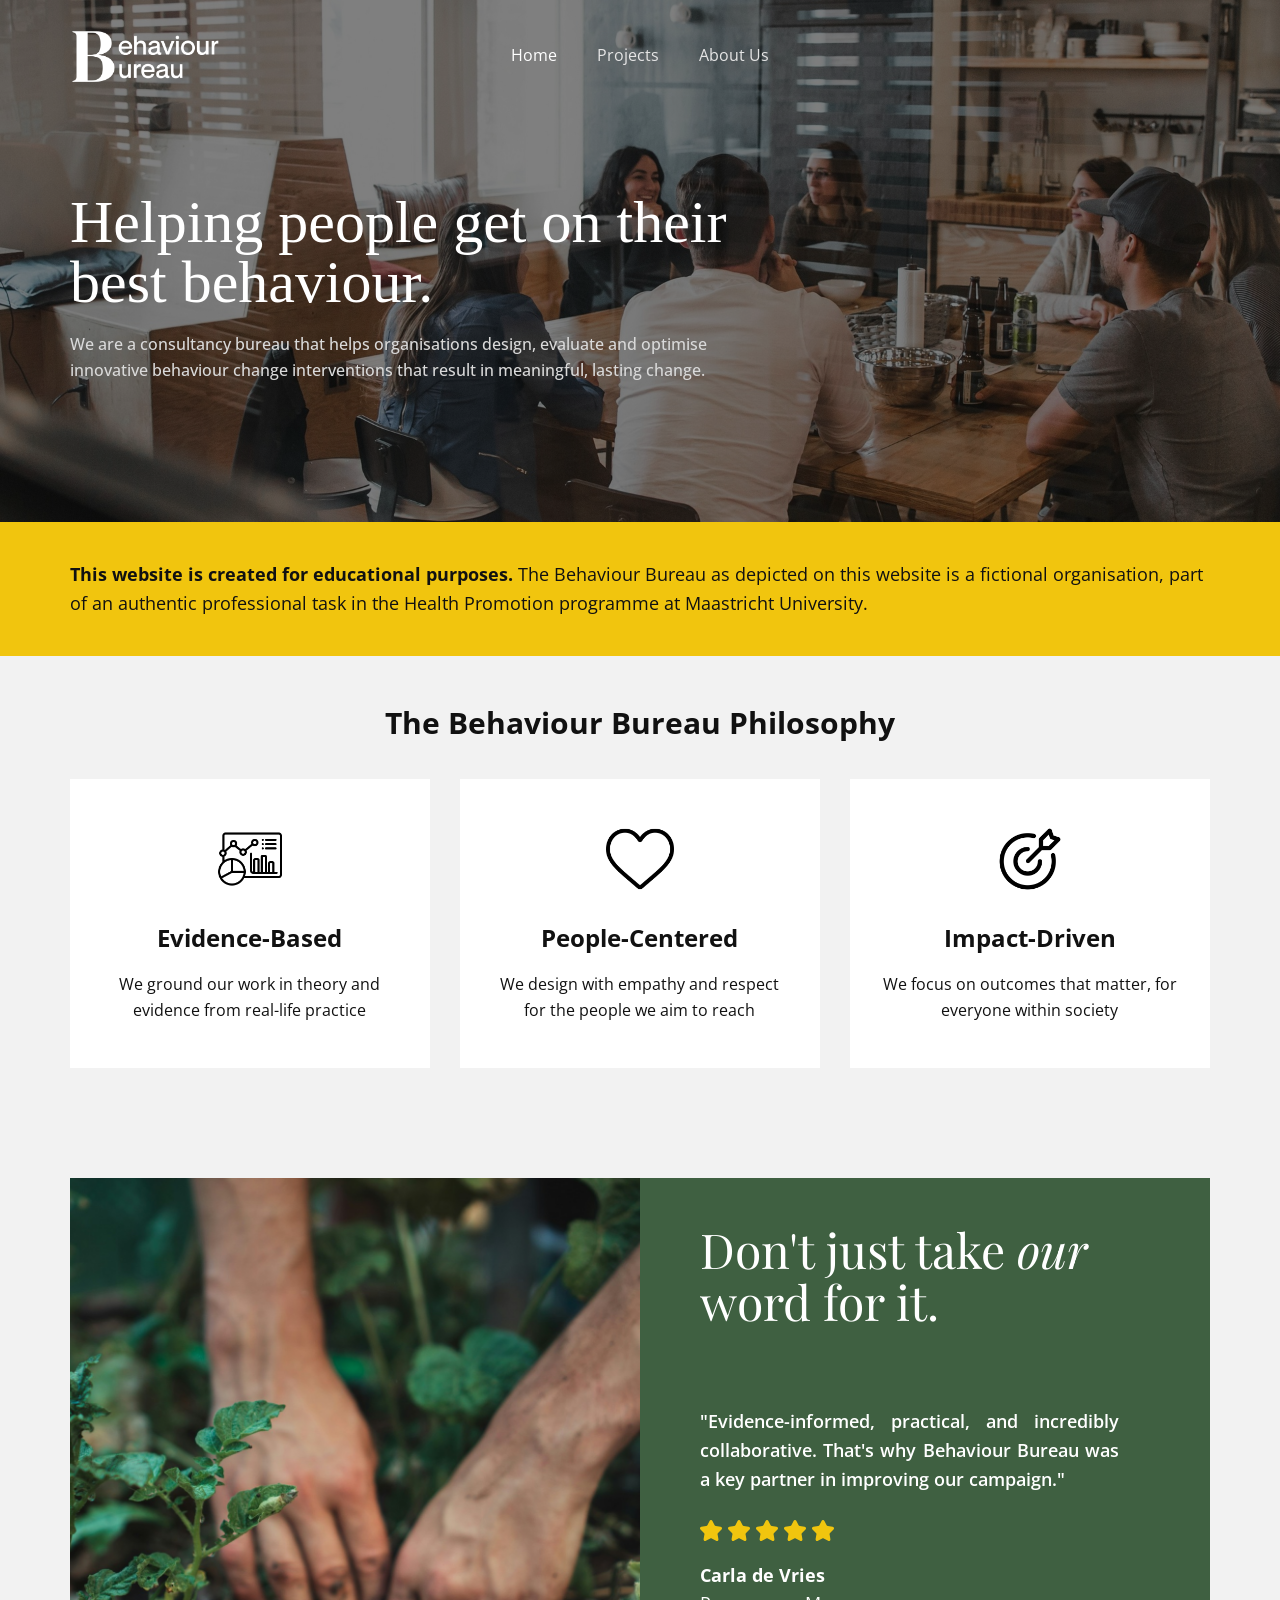
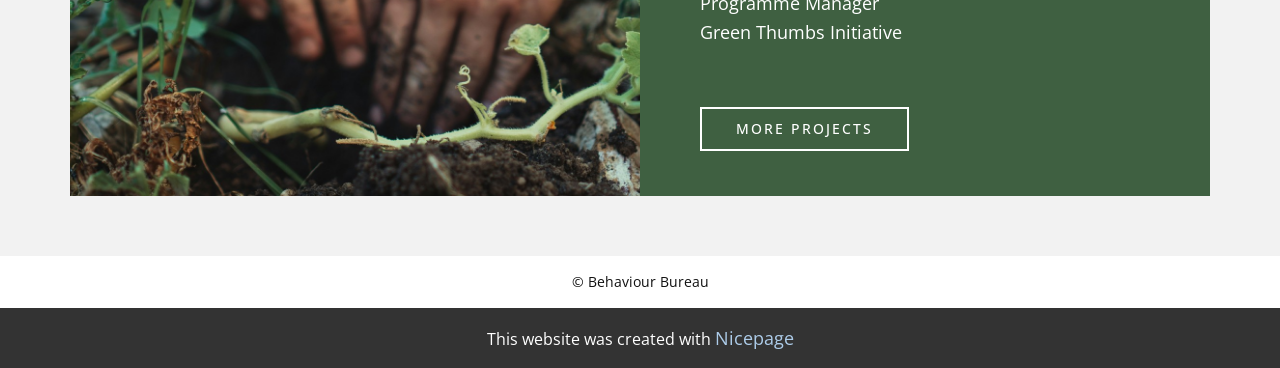
<file: index.html>
<!DOCTYPE html>
<html style="font-size: 16px;" lang="en"><head>
    <meta name="viewport" content="width=device-width, initial-scale=1.0">
    <meta charset="utf-8">
    <meta name="keywords" content="Helping people get on their best behaviour., The Behaviour Bureau Philosophy">
    <meta name="description" content="">
    <title>Home</title>
    <link rel="stylesheet" href="nicepage.css" media="screen">
<link rel="stylesheet" href="index.css" media="screen">
    <script class="u-script" type="text/javascript" src="jquery.js" defer=""></script>
    <script class="u-script" type="text/javascript" src="nicepage.js" defer=""></script>
    <meta name="generator" content="Nicepage 8.5.1, nicepage.com">
    
    
    
    
    
    
    <link id="u-page-google-font" rel="stylesheet" href="https://fonts.googleapis.com/css2?display=swap&amp;family=Roboto:ital,wght@0,100;0,200;0,300;0,400;0,500;0,600;0,700;0,800;0,900;1,100;1,200;1,300;1,400;1,500;1,600;1,700;1,800;1,900&amp;family=Open+Sans:ital,wght@0,300;0,400;0,500;0,600;0,700;0,800;1,300;1,400;1,500;1,600;1,700;1,800&amp;family=Playfair+Display:ital,wght@0,400;0,500;0,600;0,700;0,800;0,900;1,400;1,500;1,600;1,700;1,800;1,900">
    <script type="application/ld+json">{
		"@context": "http://schema.org",
		"@type": "Organization",
		"name": "",
		"logo": "images/BehaviourBureauWhite.png"
}</script>
    <meta name="theme-color" content="#478ac9">
    <meta property="og:title" content="Home">
    <meta property="og:type" content="website">
  <meta data-intl-tel-input-cdn-path="intlTelInput/"></head>
  <body data-home-page="Home.html" data-home-page-title="Home" data-path-to-root="./" data-include-products="false" class="u-body u-clearfix u-overlap u-overlap-transparent u-xl-mode" data-lang="en"><header class="u-clearfix u-header u-header" id="header"><div class="u-clearfix u-sheet u-valign-middle-lg u-valign-middle-md u-valign-middle-sm u-sheet-1">
        <a href="#" class="u-image u-logo u-image-1" data-image-width="1000" data-image-height="363">
          <img src="images/BehaviourBureauWhite.png" class="u-logo-image u-logo-image-1">
        </a>
        <nav class="u-menu u-menu-one-level u-offcanvas u-menu-1" role="navigation" data-responsive-from="XS">
          <div class="menu-collapse" style="font-size: 1rem; letter-spacing: 0px;">
            <a class="u-button-style u-custom---text-color-var u-custom-left-right-menu-spacing u-custom-padding-bottom u-custom-text-active-color u-custom-text-color u-custom-text-hover-color u-custom-top-bottom-menu-spacing u-hamburger-link u-nav-link u-text-active-palette-3-base u-text-body-alt-color u-text-hover-palette-3-base u-hamburger-link-1" href="#" tabindex="-1" aria-label="Open menu" aria-controls="b2ec">
              <svg class="u-svg-link" viewBox="0 0 24 24"><use xlink:href="#menu-hamburger"></use></svg>
              <svg class="u-svg-content" version="1.1" id="menu-hamburger" viewBox="0 0 16 16" x="0px" y="0px" xmlns:xlink="http://www.w3.org/1999/xlink" xmlns="http://www.w3.org/2000/svg"><g><rect y="1" width="16" height="2"></rect><rect y="7" width="16" height="2"></rect><rect y="13" width="16" height="2"></rect>
</g></svg>
            </a>
          </div>
          <div class="u-custom-menu u-nav-container">
            <ul class="u-nav u-unstyled u-nav-1" role="menubar"><li role="none" class="u-nav-item"><a role="menuitem" class="u-button-style u-nav-link u-text-active-white u-text-grey-10 u-text-hover-palette-3-base u-nav-link-2" href="./">Home</a>
</li><li role="none" class="u-nav-item"><a role="menuitem" class="u-button-style u-nav-link u-text-active-white u-text-grey-10 u-text-hover-palette-3-base u-nav-link-2" href="Projects.html">Projects</a>
</li><li role="none" class="u-nav-item"><a role="menuitem" class="u-button-style u-nav-link u-text-active-white u-text-grey-10 u-text-hover-palette-3-base u-nav-link-2" href="About-Us.html">About Us</a>
</li></ul>
          </div>
          <div class="u-custom-menu u-nav-container-collapse" id="b2ec" role="region" aria-label="Menu panel">
            <div class="u-black u-container-style u-inner-container-layout u-opacity u-opacity-95 u-sidenav">
              <div class="u-inner-container-layout u-sidenav-overflow">
                <div class="u-menu-close" tabindex="-1" aria-label="Close menu"></div>
                <ul class="u-align-center u-nav u-popupmenu-items u-unstyled u-nav-2" role="menubar"><li role="none" class="u-nav-item"><a role="menuitem" class="u-button-style u-nav-link" href="./">Home</a>
</li><li role="none" class="u-nav-item"><a role="menuitem" class="u-button-style u-nav-link" href="Projects.html">Projects</a>
</li><li role="none" class="u-nav-item"><a role="menuitem" class="u-button-style u-nav-link" href="About-Us.html">About Us</a>
</li></ul>
              </div>
            </div>
            <div class="u-black u-menu-overlay u-opacity u-opacity-70"></div>
          </div>
          <style class="menu-style">@media (max-width: 539px) {
                    [data-responsive-from="XS"] .u-nav-container {
                        display: none;
                    }
                    [data-responsive-from="XS"] .menu-collapse {
                        display: block;
                    }
                }</style>
        </nav>
      </div></header>
    <section class="u-clearfix u-image u-shading u-section-1" id="block-1" data-image-width="3814" data-image-height="2699">
      <div class="u-clearfix u-sheet u-sheet-1">
        <h1 class="u-custom-font u-font-georgia u-text u-text-white u-title u-text-1">Helping people get on their best behaviour.</h1>
        <p class="u-custom-font u-font-open-sans u-text u-text-grey-15 u-text-2">We are a consultancy bureau that helps organisations design, evaluate and optimise innovative behaviour change interventions that result in meaningful, lasting change.</p>
      </div>
    </section>
    <section class="u-clearfix u-palette-3-base u-section-2" id="block-2">
      <div class="u-clearfix u-sheet u-valign-middle u-sheet-1">
        <p class="u-align-left u-text u-text-1"><span style="font-weight: 700;">This website is created for educational purposes.</span> The Behaviour Bureau as depicted on this website is a fictional organisation, part of an authentic professional task in the Health Promotion programme at Maastricht University.
        </p>
      </div>
    </section>
    <section class="u-align-center u-clearfix u-container-align-center u-grey-5 u-section-3" id="block-3">
      <div class="u-clearfix u-sheet u-valign-middle-lg u-valign-middle-md u-valign-middle-sm u-valign-middle-xl u-sheet-1">
        <h1 class="u-custom-font u-text u-text-font u-text-1">The Behaviour Bureau Philosophy</h1>
        <div class="u-expanded-width u-list u-list-1">
          <div class="u-repeater u-repeater-1">
            <div class="u-align-center u-container-align-center u-container-style u-list-item u-repeater-item u-white u-list-item-1">
              <div class="u-container-layout u-similar-container u-valign-top-lg u-valign-top-md u-valign-top-sm u-valign-top-xs u-container-layout-1"><span class="u-align-center u-file-icon u-icon u-icon-1" data-animation-name="" data-animation-duration="0" data-animation-delay="0" data-animation-direction=""><img src="images/evidencebased.png" alt=""></span>
                <h3 class="u-align-center u-custom-font u-font-pt-sans u-text u-text-font u-text-2">Evidence-Based</h3>
                <p class="u-align-center u-text u-text-3">We ground our work in theory and evidence from real-life practice</p>
              </div>
            </div>
            <div class="u-align-center u-container-align-center u-container-style u-list-item u-repeater-item u-video-cover u-white u-list-item-2">
              <div class="u-container-layout u-similar-container u-valign-top-lg u-valign-top-md u-valign-top-sm u-valign-top-xs u-container-layout-2"><span class="u-align-center u-file-icon u-icon u-icon-2"><img src="images/heart.png" alt=""></span>
                <h3 class="u-align-center u-custom-font u-font-pt-sans u-text u-text-default u-text-font u-text-4">People-Centered</h3>
                <p class="u-align-center u-text u-text-5">We design with empathy and respect for the people we aim to reach</p>
              </div>
            </div>
            <div class="u-align-center u-container-align-center u-container-style u-list-item u-repeater-item u-video-cover u-white u-list-item-3">
              <div class="u-container-layout u-similar-container u-valign-top-lg u-valign-top-md u-valign-top-sm u-valign-top-xs u-container-layout-3"><span class="u-align-center u-file-icon u-icon u-icon-3"><img src="images/target.png" alt=""></span>
                <h3 class="u-align-center u-custom-font u-font-pt-sans u-text u-text-default u-text-font u-text-6">Impact-Driven</h3>
                <p class="u-align-center u-text u-text-7">We focus on outcomes that matter, for everyone within society</p>
              </div>
            </div>
          </div>
        </div>
      </div>
    </section>
    <section class="u-align-center u-clearfix u-container-align-center u-grey-5 u-section-4" id="block-5">
      <div class="u-clearfix u-sheet u-valign-middle-lg u-valign-middle-md u-valign-middle-sm u-valign-middle-xl u-sheet-1">
        <div class="data-layout-selected u-clearfix u-expanded-width u-gutter-0 u-layout-wrap u-layout-wrap-1">
          <div class="u-layout" style="">
            <div class="u-layout-row" style="">
              <div class="u-align-left u-container-align-left u-container-style u-image u-layout-cell u-left-cell u-size-30 u-size-xs-60 u-image-1" src="" data-image-width="6000" data-image-height="4000">
                <div class="u-container-layout u-valign-middle-lg u-valign-middle-md u-valign-middle-sm u-valign-middle-xs u-container-layout-1" src=""></div>
              </div>
              <div class="u-color-var u-container-style u-layout-cell u-right-cell u-size-30 u-size-xs-60 u-layout-cell-2">
                <div class="u-container-layout u-valign-middle-lg u-valign-middle-md u-valign-middle-sm u-container-layout-2">
                  <h2 class="u-align-left u-custom-font u-font-playfair-display u-text u-text-body-alt-color u-text-default u-text-1">Don't just take <span style="font-style: italic;">our</span> word for it.
                  </h2>
                  <p class="u-align-justify u-text u-text-body-alt-color u-text-2">"Evidence-informed, practical, and incredibly collaborative. That's why Behaviour Bureau was a key partner in improving our campaign."</p>
                  <div class="u-shape u-shape-svg u-text-palette-3-base u-shape-1">
                    <svg class="u-svg-link" preserveAspectRatio="none" viewBox="0 0 160 154" style=""><use xlink:href="#svg-fbea"></use></svg>
                    <svg class="u-svg-content" viewBox="0 0 160 154" x="0px" y="0px" id="svg-fbea"><path d="M90.5,6.5l15.7,31.9c1.7,3.5,5,5.9,8.8,6.4l35,5.2c9.6,1.4,13.4,13.2,6.5,20l-25.3,24.8c-2.8,2.7-4,6.6-3.4,10.4l6,35
	c1.6,9.6-8.4,16.9-16.9,12.4L85.5,136c-3.4-1.8-7.5-1.8-10.9,0l-31.4,16.6c-8.6,4.5-18.6-2.8-16.9-12.4l6-35
	c0.7-3.8-0.6-7.7-3.4-10.4L3.5,70c-6.9-6.8-3.1-18.6,6.5-20l35-5.1c3.8-0.6,7.1-3,8.8-6.4L69.5,6.6C73.8-2.2,86.2-2.2,90.5,6.5z"></path></svg>
                  </div>
                  <div class="u-align-left-lg u-align-left-md u-align-left-sm u-align-left-xl u-shape u-shape-svg u-text-palette-3-base u-shape-2">
                    <svg class="u-svg-link" preserveAspectRatio="none" viewBox="0 0 160 154" style=""><use xlink:href="#svg-3f8e"></use></svg>
                    <svg class="u-svg-content" viewBox="0 0 160 154" x="0px" y="0px" id="svg-3f8e"><path d="M90.5,6.5l15.7,31.9c1.7,3.5,5,5.9,8.8,6.4l35,5.2c9.6,1.4,13.4,13.2,6.5,20l-25.3,24.8c-2.8,2.7-4,6.6-3.4,10.4l6,35
	c1.6,9.6-8.4,16.9-16.9,12.4L85.5,136c-3.4-1.8-7.5-1.8-10.9,0l-31.4,16.6c-8.6,4.5-18.6-2.8-16.9-12.4l6-35
	c0.7-3.8-0.6-7.7-3.4-10.4L3.5,70c-6.9-6.8-3.1-18.6,6.5-20l35-5.1c3.8-0.6,7.1-3,8.8-6.4L69.5,6.6C73.8-2.2,86.2-2.2,90.5,6.5z"></path></svg>
                  </div>
                  <div class="u-shape u-shape-svg u-text-palette-3-base u-shape-3">
                    <svg class="u-svg-link" preserveAspectRatio="none" viewBox="0 0 160 154" style=""><use xlink:href="#svg-25b0"></use></svg>
                    <svg class="u-svg-content" viewBox="0 0 160 154" x="0px" y="0px" id="svg-25b0"><path d="M90.5,6.5l15.7,31.9c1.7,3.5,5,5.9,8.8,6.4l35,5.2c9.6,1.4,13.4,13.2,6.5,20l-25.3,24.8c-2.8,2.7-4,6.6-3.4,10.4l6,35
	c1.6,9.6-8.4,16.9-16.9,12.4L85.5,136c-3.4-1.8-7.5-1.8-10.9,0l-31.4,16.6c-8.6,4.5-18.6-2.8-16.9-12.4l6-35
	c0.7-3.8-0.6-7.7-3.4-10.4L3.5,70c-6.9-6.8-3.1-18.6,6.5-20l35-5.1c3.8-0.6,7.1-3,8.8-6.4L69.5,6.6C73.8-2.2,86.2-2.2,90.5,6.5z"></path></svg>
                  </div>
                  <div class="u-align-left-lg u-align-left-md u-align-left-sm u-align-left-xl u-shape u-shape-svg u-text-palette-3-base u-shape-4">
                    <svg class="u-svg-link" preserveAspectRatio="none" viewBox="0 0 160 154" style=""><use xlink:href="#svg-5ec7"></use></svg>
                    <svg class="u-svg-content" viewBox="0 0 160 154" x="0px" y="0px" id="svg-5ec7"><path d="M90.5,6.5l15.7,31.9c1.7,3.5,5,5.9,8.8,6.4l35,5.2c9.6,1.4,13.4,13.2,6.5,20l-25.3,24.8c-2.8,2.7-4,6.6-3.4,10.4l6,35
	c1.6,9.6-8.4,16.9-16.9,12.4L85.5,136c-3.4-1.8-7.5-1.8-10.9,0l-31.4,16.6c-8.6,4.5-18.6-2.8-16.9-12.4l6-35
	c0.7-3.8-0.6-7.7-3.4-10.4L3.5,70c-6.9-6.8-3.1-18.6,6.5-20l35-5.1c3.8-0.6,7.1-3,8.8-6.4L69.5,6.6C73.8-2.2,86.2-2.2,90.5,6.5z"></path></svg>
                  </div>
                  <div class="u-shape u-shape-svg u-text-palette-3-base u-shape-5">
                    <svg class="u-svg-link" preserveAspectRatio="none" viewBox="0 0 160 154" style=""><use xlink:href="#svg-4521"></use></svg>
                    <svg class="u-svg-content" viewBox="0 0 160 154" x="0px" y="0px" id="svg-4521"><path d="M90.5,6.5l15.7,31.9c1.7,3.5,5,5.9,8.8,6.4l35,5.2c9.6,1.4,13.4,13.2,6.5,20l-25.3,24.8c-2.8,2.7-4,6.6-3.4,10.4l6,35
	c1.6,9.6-8.4,16.9-16.9,12.4L85.5,136c-3.4-1.8-7.5-1.8-10.9,0l-31.4,16.6c-8.6,4.5-18.6-2.8-16.9-12.4l6-35
	c0.7-3.8-0.6-7.7-3.4-10.4L3.5,70c-6.9-6.8-3.1-18.6,6.5-20l35-5.1c3.8-0.6,7.1-3,8.8-6.4L69.5,6.6C73.8-2.2,86.2-2.2,90.5,6.5z"></path></svg>
                  </div>
                  <p class="u-align-justify u-custom-font u-font-open-sans u-text u-text-body-alt-color u-text-3">Carla de Vries<br><span style="font-weight: 400;"> Programme Manager</span>
                    <br><span style="font-weight: 400;">Green Thumbs Initiative</span>
                    <br>
                  </p>
                  <a href="Projects.html" data-page-id="209296432" class="u-active-white u-align-left u-border-2 u-border-active-white u-border-hover-white u-border-white u-btn u-btn-rectangle u-button-style u-hover-white u-none u-text-active-custom-color-1 u-text-hover-custom-color-1 u-btn-1" title="Projects">MORE PROJECTS </a>
                </div>
              </div>
            </div>
          </div>
        </div>
      </div>
    </section>
    
    
    
    <footer class="u-align-center u-clearfix u-container-align-center u-footer u-white u-footer" id="footer"><div class="u-clearfix u-sheet u-valign-middle-xs u-sheet-1">
        <p class="u-small-text u-text u-text-variant u-text-1">© Behaviour Bureau</p>
      </div></footer>
    <section class="u-backlink u-clearfix u-grey-80"> This website was created with <a href="https://nicepage.com">Nicepage</a>
    </section>
  
</body></html>
</file>
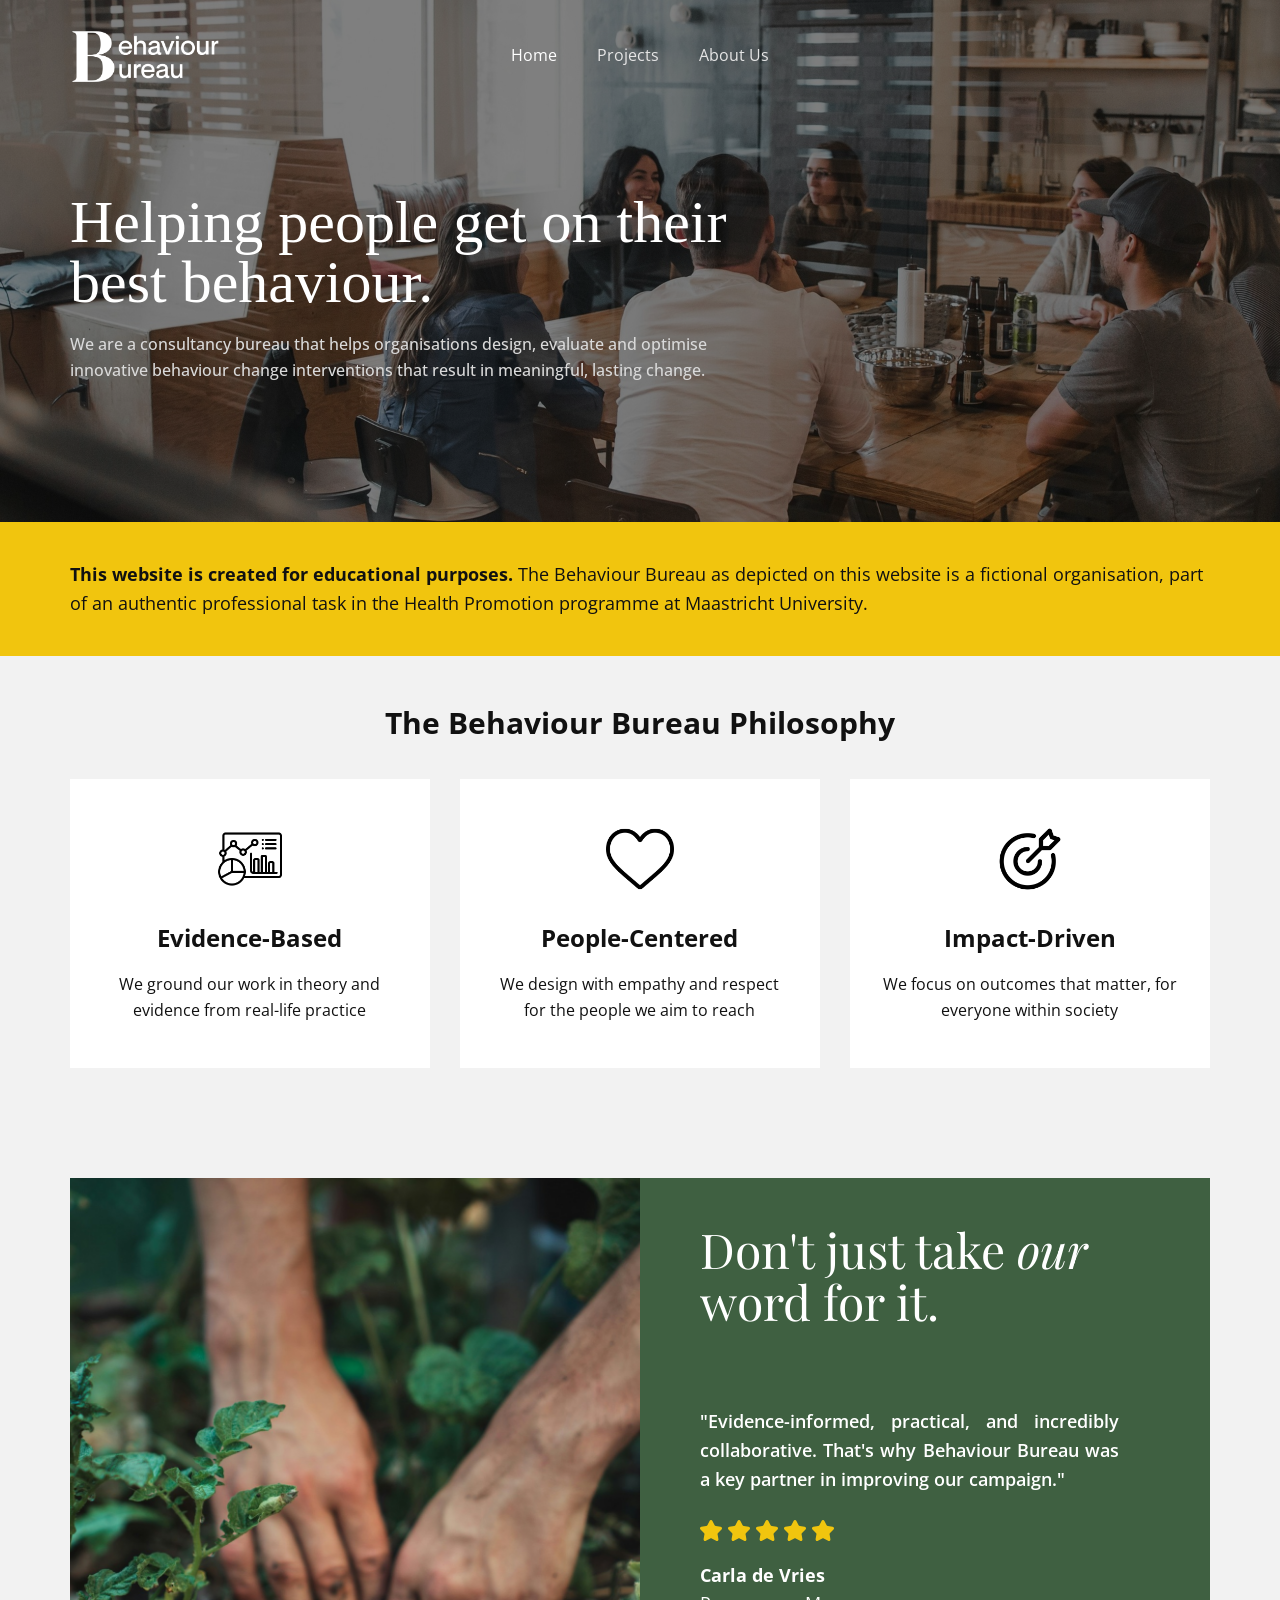
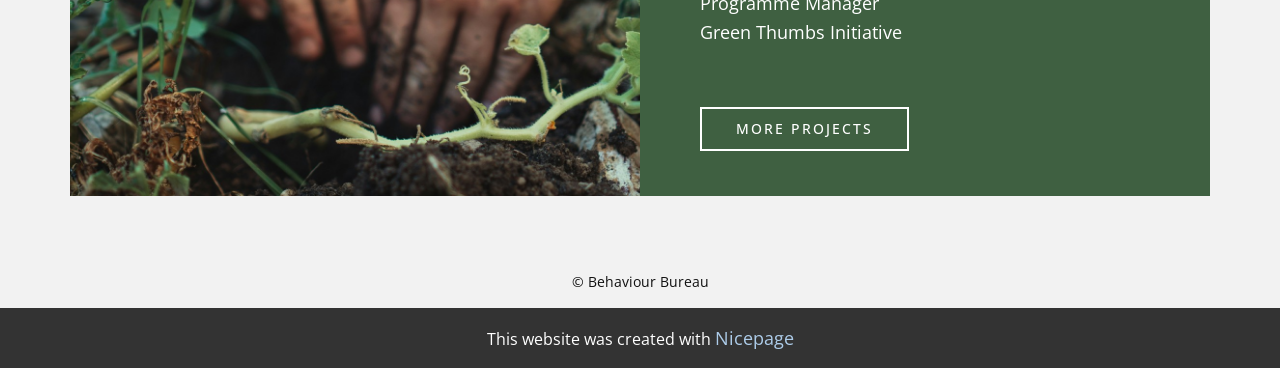
<file: BehaviourBureau/index.html>
<!DOCTYPE html>
<html style="font-size: 16px;" lang="en"><head>
    <meta name="viewport" content="width=device-width, initial-scale=1.0">
    <meta charset="utf-8">
    <meta name="keywords" content="Helping people get on their best behaviour., The Behaviour Bureau Philosophy">
    <meta name="description" content="">
    <title>Home</title>
    <link rel="stylesheet" href="nicepage.css" media="screen">
<link rel="stylesheet" href="index.css" media="screen">
    <script class="u-script" type="text/javascript" src="jquery.js" defer=""></script>
    <script class="u-script" type="text/javascript" src="nicepage.js" defer=""></script>
    <meta name="generator" content="Nicepage 8.5.1, nicepage.com">
    
    
    
    
    
    
    <link id="u-page-google-font" rel="stylesheet" href="https://fonts.googleapis.com/css2?display=swap&amp;family=Roboto:ital,wght@0,100;0,200;0,300;0,400;0,500;0,600;0,700;0,800;0,900;1,100;1,200;1,300;1,400;1,500;1,600;1,700;1,800;1,900&amp;family=Open+Sans:ital,wght@0,300;0,400;0,500;0,600;0,700;0,800;1,300;1,400;1,500;1,600;1,700;1,800&amp;family=Playfair+Display:ital,wght@0,400;0,500;0,600;0,700;0,800;0,900;1,400;1,500;1,600;1,700;1,800;1,900">
    <script type="application/ld+json">{
		"@context": "http://schema.org",
		"@type": "Organization",
		"name": "",
		"logo": "images/BehaviourBureauWhite.png"
}</script>
    <meta name="theme-color" content="#478ac9">
    <meta property="og:title" content="Home">
    <meta property="og:type" content="website">
  <meta data-intl-tel-input-cdn-path="intlTelInput/"></head>
  <body data-home-page="Home.html" data-home-page-title="Home" data-path-to-root="./" data-include-products="false" class="u-body u-clearfix u-overlap u-overlap-transparent u-xl-mode" data-lang="en"><header class="u-clearfix u-header u-header" id="header"><div class="u-clearfix u-sheet u-valign-middle-lg u-valign-middle-md u-valign-middle-sm u-valign-middle-xs u-sheet-1">
        <a href="#" class="u-image u-logo u-image-1" data-image-width="1000" data-image-height="363">
          <img src="images/BehaviourBureauWhite.png" class="u-logo-image u-logo-image-1">
        </a>
        <nav class="u-menu u-menu-one-level u-offcanvas u-menu-1" role="navigation" aria-label="Menu navigation">
          <div class="menu-collapse" style="font-size: 1rem; letter-spacing: 0px;">
            <a class="u-button-style u-custom---text-color-var u-custom-left-right-menu-spacing u-custom-padding-bottom u-custom-text-active-color u-custom-text-color u-custom-text-hover-color u-custom-top-bottom-menu-spacing u-hamburger-link u-nav-link u-text-active-palette-1-base u-text-hover-palette-2-base" href="#" tabindex="-1" aria-label="Open menu" aria-controls="b2ec">
              <svg class="u-svg-link" viewBox="0 0 24 24"><use xlink:href="#menu-hamburger"></use></svg>
              <svg class="u-svg-content" version="1.1" id="menu-hamburger" viewBox="0 0 16 16" x="0px" y="0px" xmlns:xlink="http://www.w3.org/1999/xlink" xmlns="http://www.w3.org/2000/svg"><g><rect y="1" width="16" height="2"></rect><rect y="7" width="16" height="2"></rect><rect y="13" width="16" height="2"></rect>
</g></svg>
            </a>
          </div>
          <div class="u-custom-menu u-nav-container">
            <ul class="u-nav u-unstyled u-nav-1" role="menubar"><li role="none" class="u-nav-item"><a role="menuitem" class="u-button-style u-nav-link u-text-active-white u-text-grey-10 u-text-hover-palette-3-base u-nav-link-2" href="./">Home</a>
</li><li role="none" class="u-nav-item"><a role="menuitem" class="u-button-style u-nav-link u-text-active-white u-text-grey-10 u-text-hover-palette-3-base u-nav-link-2" href="Projects.html">Projects</a>
</li><li role="none" class="u-nav-item"><a role="menuitem" class="u-button-style u-nav-link u-text-active-white u-text-grey-10 u-text-hover-palette-3-base u-nav-link-2" href="About-Us.html">About Us</a>
</li></ul>
          </div>
          <div class="u-custom-menu u-nav-container-collapse" id="b2ec" role="region" aria-label="Menu panel">
            <div class="u-black u-container-style u-inner-container-layout u-opacity u-opacity-95 u-sidenav">
              <div class="u-inner-container-layout u-sidenav-overflow">
                <div class="u-menu-close" tabindex="-1" aria-label="Close menu"></div>
                <ul class="u-align-center u-nav u-popupmenu-items u-unstyled u-nav-2" role="menubar"><li role="none" class="u-nav-item"><a role="menuitem" class="u-button-style u-nav-link" href="./">Home</a>
</li><li role="none" class="u-nav-item"><a role="menuitem" class="u-button-style u-nav-link" href="Projects.html">Projects</a>
</li><li role="none" class="u-nav-item"><a role="menuitem" class="u-button-style u-nav-link" href="About-Us.html">About Us</a>
</li></ul>
              </div>
            </div>
            <div class="u-black u-menu-overlay u-opacity u-opacity-70"></div>
          </div>
        </nav>
      </div></header>
    <section class="u-clearfix u-image u-shading u-section-1" id="block-1" data-image-width="3814" data-image-height="2699">
      <div class="u-clearfix u-sheet u-sheet-1">
        <h1 class="u-custom-font u-font-georgia u-text u-text-white u-title u-text-1">Helping people get on their best behaviour.</h1>
        <p class="u-custom-font u-font-open-sans u-text u-text-grey-15 u-text-2">We are a consultancy bureau that helps organisations design, evaluate and optimise innovative behaviour change interventions that result in meaningful, lasting change.</p>
      </div>
    </section>
    <section class="u-clearfix u-palette-3-base u-section-2" id="block-2">
      <div class="u-clearfix u-sheet u-valign-middle u-sheet-1">
        <p class="u-align-left u-text u-text-1"><span style="font-weight: 700;">This website is created for educational purposes.</span> The Behaviour Bureau as depicted on this website is a fictional organisation, part of an authentic professional task in the Health Promotion programme at Maastricht University.
        </p>
      </div>
    </section>
    <section class="u-align-center u-clearfix u-container-align-center u-grey-5 u-section-3" id="block-3">
      <div class="u-clearfix u-sheet u-valign-middle u-sheet-1">
        <h1 class="u-custom-font u-text u-text-font u-text-1">The Behaviour Bureau Philosophy</h1>
        <div class="u-expanded-width u-list u-list-1">
          <div class="u-repeater u-repeater-1">
            <div class="u-align-center u-container-align-center u-container-style u-list-item u-repeater-item u-white u-list-item-1">
              <div class="u-container-layout u-similar-container u-valign-top-lg u-valign-top-md u-valign-top-sm u-valign-top-xs u-container-layout-1"><span class="u-align-center u-file-icon u-icon u-icon-1" data-animation-name="" data-animation-duration="0" data-animation-delay="0" data-animation-direction=""><img src="images/evidencebased.png" alt=""></span>
                <h3 class="u-align-center u-custom-font u-font-pt-sans u-text u-text-font u-text-2">Evidence-Based</h3>
                <p class="u-align-center u-text u-text-3">We ground our work in theory and evidence from real-life practice</p>
              </div>
            </div>
            <div class="u-align-center u-container-align-center u-container-style u-list-item u-repeater-item u-video-cover u-white u-list-item-2">
              <div class="u-container-layout u-similar-container u-valign-top-lg u-valign-top-md u-valign-top-sm u-valign-top-xs u-container-layout-2"><span class="u-align-center u-file-icon u-icon u-icon-2"><img src="images/heart.png" alt=""></span>
                <h3 class="u-align-center u-custom-font u-font-pt-sans u-text u-text-default u-text-font u-text-4">People-Centered</h3>
                <p class="u-align-center u-text u-text-5">We design with empathy and respect for the people we aim to reach</p>
              </div>
            </div>
            <div class="u-align-center u-container-align-center u-container-style u-list-item u-repeater-item u-video-cover u-white u-list-item-3">
              <div class="u-container-layout u-similar-container u-valign-top-lg u-valign-top-md u-valign-top-sm u-valign-top-xs u-container-layout-3"><span class="u-align-center u-file-icon u-icon u-icon-3"><img src="images/target.png" alt=""></span>
                <h3 class="u-align-center u-custom-font u-font-pt-sans u-text u-text-default u-text-font u-text-6">Impact-Driven</h3>
                <p class="u-align-center u-text u-text-7">We focus on outcomes that matter, for everyone within society</p>
              </div>
            </div>
          </div>
        </div>
      </div>
    </section>
    <section class="u-align-center u-clearfix u-container-align-center u-grey-5 u-section-4" id="block-5">
      <div class="u-clearfix u-sheet u-valign-middle u-sheet-1">
        <div class="data-layout-selected u-clearfix u-expanded-width u-gutter-0 u-layout-wrap u-layout-wrap-1">
          <div class="u-layout" style="">
            <div class="u-layout-row" style="">
              <div class="u-align-left u-container-align-left u-container-style u-image u-layout-cell u-left-cell u-size-30 u-size-xs-60 u-image-1" src="" data-image-width="6000" data-image-height="4000">
                <div class="u-container-layout u-valign-middle-lg u-valign-middle-md u-valign-middle-sm u-valign-middle-xs u-container-layout-1" src=""></div>
              </div>
              <div class="u-color-var u-container-style u-layout-cell u-right-cell u-size-30 u-size-xs-60 u-layout-cell-2">
                <div class="u-container-layout u-valign-middle-lg u-valign-middle-md u-valign-middle-sm u-valign-middle-xs u-container-layout-2">
                  <h2 class="u-align-left u-custom-font u-font-playfair-display u-text u-text-body-alt-color u-text-default u-text-1">Don't just take <span style="font-style: italic;">our</span> word for it.
                  </h2>
                  <p class="u-align-justify u-text u-text-body-alt-color u-text-2">"Evidence-informed, practical, and incredibly collaborative. That's why Behaviour Bureau was a key partner in improving our campaign."</p>
                  <div class="u-shape u-shape-svg u-text-palette-3-base u-shape-1">
                    <svg class="u-svg-link" preserveAspectRatio="none" viewBox="0 0 160 154" style=""><use xlink:href="#svg-fbea"></use></svg>
                    <svg class="u-svg-content" viewBox="0 0 160 154" x="0px" y="0px" id="svg-fbea"><path d="M90.5,6.5l15.7,31.9c1.7,3.5,5,5.9,8.8,6.4l35,5.2c9.6,1.4,13.4,13.2,6.5,20l-25.3,24.8c-2.8,2.7-4,6.6-3.4,10.4l6,35
	c1.6,9.6-8.4,16.9-16.9,12.4L85.5,136c-3.4-1.8-7.5-1.8-10.9,0l-31.4,16.6c-8.6,4.5-18.6-2.8-16.9-12.4l6-35
	c0.7-3.8-0.6-7.7-3.4-10.4L3.5,70c-6.9-6.8-3.1-18.6,6.5-20l35-5.1c3.8-0.6,7.1-3,8.8-6.4L69.5,6.6C73.8-2.2,86.2-2.2,90.5,6.5z"></path></svg>
                  </div>
                  <div class="u-align-left u-shape u-shape-svg u-text-palette-3-base u-shape-2">
                    <svg class="u-svg-link" preserveAspectRatio="none" viewBox="0 0 160 154" style=""><use xlink:href="#svg-3f8e"></use></svg>
                    <svg class="u-svg-content" viewBox="0 0 160 154" x="0px" y="0px" id="svg-3f8e"><path d="M90.5,6.5l15.7,31.9c1.7,3.5,5,5.9,8.8,6.4l35,5.2c9.6,1.4,13.4,13.2,6.5,20l-25.3,24.8c-2.8,2.7-4,6.6-3.4,10.4l6,35
	c1.6,9.6-8.4,16.9-16.9,12.4L85.5,136c-3.4-1.8-7.5-1.8-10.9,0l-31.4,16.6c-8.6,4.5-18.6-2.8-16.9-12.4l6-35
	c0.7-3.8-0.6-7.7-3.4-10.4L3.5,70c-6.9-6.8-3.1-18.6,6.5-20l35-5.1c3.8-0.6,7.1-3,8.8-6.4L69.5,6.6C73.8-2.2,86.2-2.2,90.5,6.5z"></path></svg>
                  </div>
                  <div class="u-shape u-shape-svg u-text-palette-3-base u-shape-3">
                    <svg class="u-svg-link" preserveAspectRatio="none" viewBox="0 0 160 154" style=""><use xlink:href="#svg-25b0"></use></svg>
                    <svg class="u-svg-content" viewBox="0 0 160 154" x="0px" y="0px" id="svg-25b0"><path d="M90.5,6.5l15.7,31.9c1.7,3.5,5,5.9,8.8,6.4l35,5.2c9.6,1.4,13.4,13.2,6.5,20l-25.3,24.8c-2.8,2.7-4,6.6-3.4,10.4l6,35
	c1.6,9.6-8.4,16.9-16.9,12.4L85.5,136c-3.4-1.8-7.5-1.8-10.9,0l-31.4,16.6c-8.6,4.5-18.6-2.8-16.9-12.4l6-35
	c0.7-3.8-0.6-7.7-3.4-10.4L3.5,70c-6.9-6.8-3.1-18.6,6.5-20l35-5.1c3.8-0.6,7.1-3,8.8-6.4L69.5,6.6C73.8-2.2,86.2-2.2,90.5,6.5z"></path></svg>
                  </div>
                  <div class="u-align-left u-shape u-shape-svg u-text-palette-3-base u-shape-4">
                    <svg class="u-svg-link" preserveAspectRatio="none" viewBox="0 0 160 154" style=""><use xlink:href="#svg-5ec7"></use></svg>
                    <svg class="u-svg-content" viewBox="0 0 160 154" x="0px" y="0px" id="svg-5ec7"><path d="M90.5,6.5l15.7,31.9c1.7,3.5,5,5.9,8.8,6.4l35,5.2c9.6,1.4,13.4,13.2,6.5,20l-25.3,24.8c-2.8,2.7-4,6.6-3.4,10.4l6,35
	c1.6,9.6-8.4,16.9-16.9,12.4L85.5,136c-3.4-1.8-7.5-1.8-10.9,0l-31.4,16.6c-8.6,4.5-18.6-2.8-16.9-12.4l6-35
	c0.7-3.8-0.6-7.7-3.4-10.4L3.5,70c-6.9-6.8-3.1-18.6,6.5-20l35-5.1c3.8-0.6,7.1-3,8.8-6.4L69.5,6.6C73.8-2.2,86.2-2.2,90.5,6.5z"></path></svg>
                  </div>
                  <div class="u-shape u-shape-svg u-text-palette-3-base u-shape-5">
                    <svg class="u-svg-link" preserveAspectRatio="none" viewBox="0 0 160 154" style=""><use xlink:href="#svg-4521"></use></svg>
                    <svg class="u-svg-content" viewBox="0 0 160 154" x="0px" y="0px" id="svg-4521"><path d="M90.5,6.5l15.7,31.9c1.7,3.5,5,5.9,8.8,6.4l35,5.2c9.6,1.4,13.4,13.2,6.5,20l-25.3,24.8c-2.8,2.7-4,6.6-3.4,10.4l6,35
	c1.6,9.6-8.4,16.9-16.9,12.4L85.5,136c-3.4-1.8-7.5-1.8-10.9,0l-31.4,16.6c-8.6,4.5-18.6-2.8-16.9-12.4l6-35
	c0.7-3.8-0.6-7.7-3.4-10.4L3.5,70c-6.9-6.8-3.1-18.6,6.5-20l35-5.1c3.8-0.6,7.1-3,8.8-6.4L69.5,6.6C73.8-2.2,86.2-2.2,90.5,6.5z"></path></svg>
                  </div>
                  <p class="u-align-justify u-custom-font u-font-open-sans u-text u-text-body-alt-color u-text-3">Carla de Vries<br><span style="font-weight: 400;"> Programme Manager</span>
                    <br><span style="font-weight: 400;">Green Thumbs Initiative</span>
                    <br>
                  </p>
                  <a href="Projects.html" data-page-id="209296432" class="u-active-white u-align-left u-border-2 u-border-active-white u-border-hover-white u-border-white u-btn u-btn-rectangle u-button-style u-hover-white u-none u-text-active-custom-color-1 u-text-hover-custom-color-1 u-btn-1" title="Projects">MORE PROJECTS </a>
                </div>
              </div>
            </div>
          </div>
        </div>
      </div>
    </section>
    
    
    
    <footer class="u-align-center u-clearfix u-container-align-center u-footer u-grey-5 u-footer" id="footer"><div class="u-clearfix u-sheet u-sheet-1">
        <p class="u-small-text u-text u-text-variant u-text-1">© Behaviour Bureau</p>
      </div></footer>
    <section class="u-backlink u-clearfix u-grey-80"> This website was created with <a href="https://nicepage.com">Nicepage</a>
    </section>
  
</body></html>
</file>
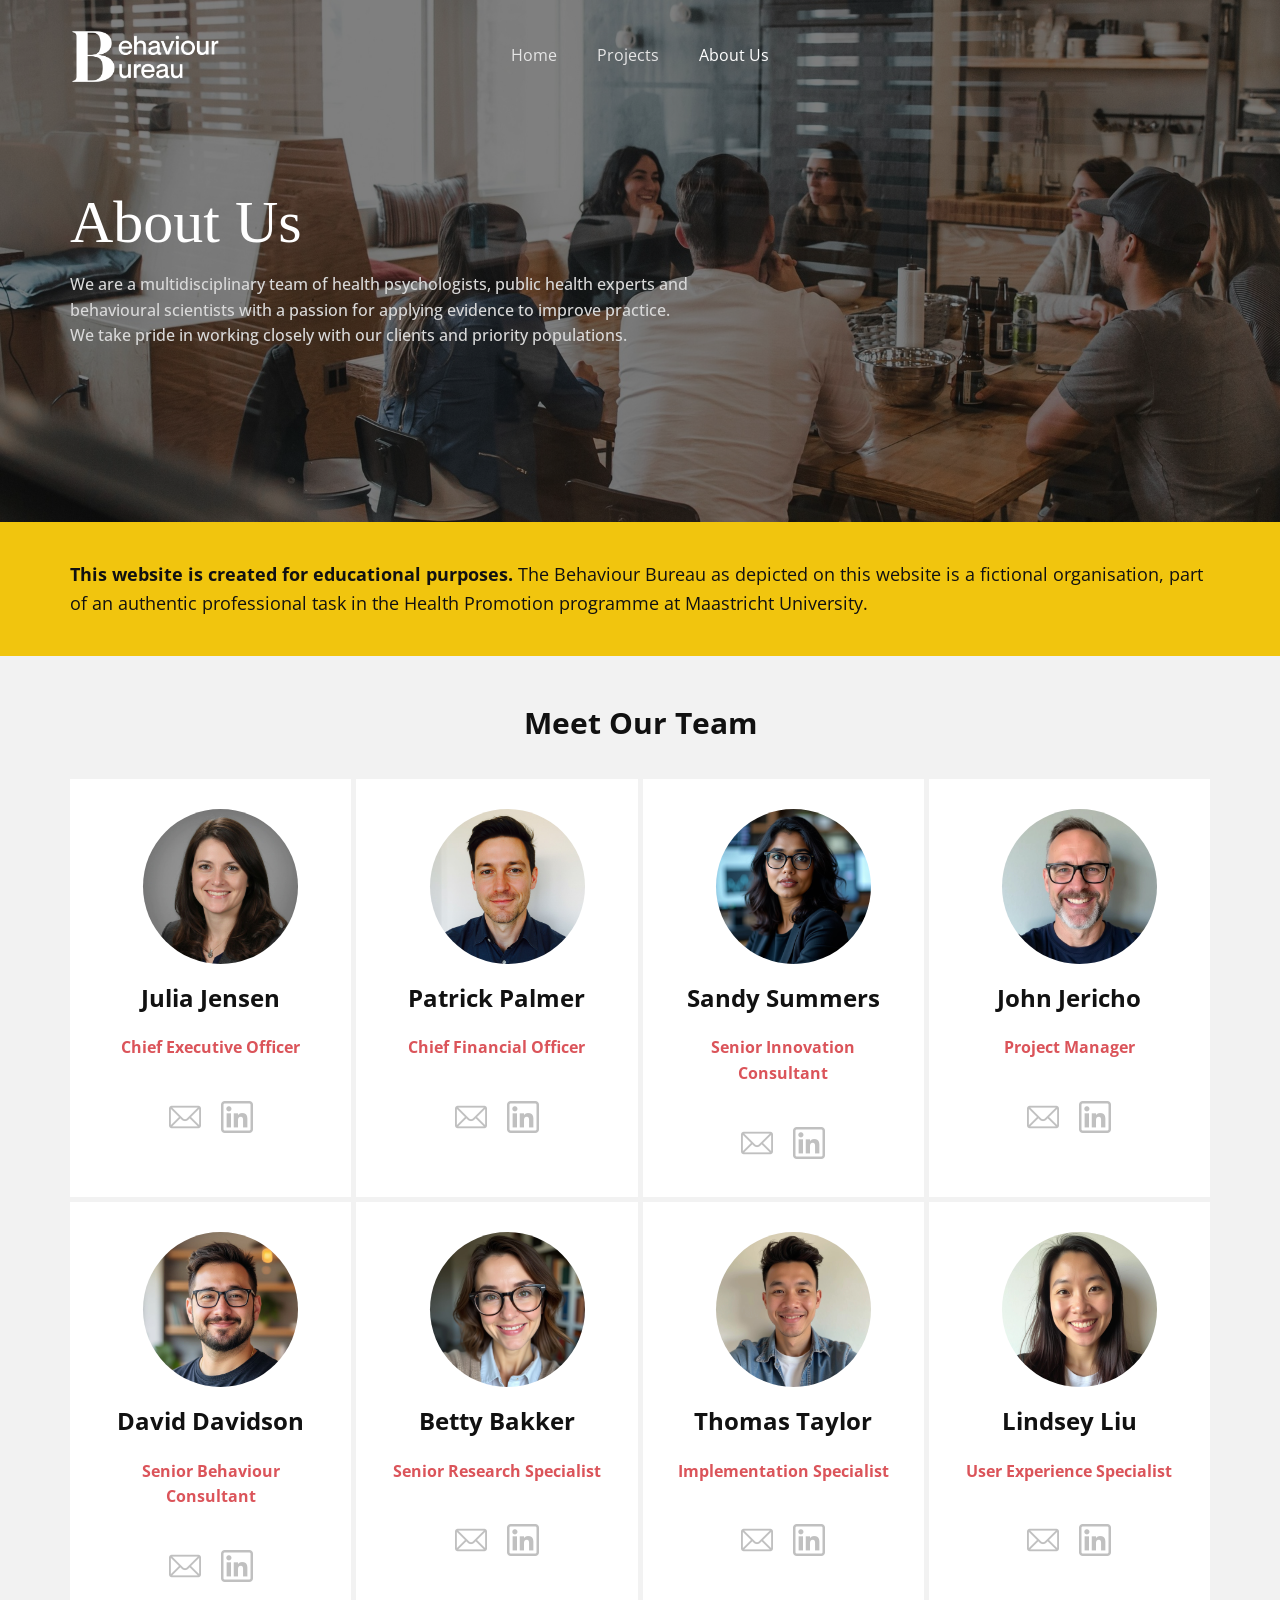
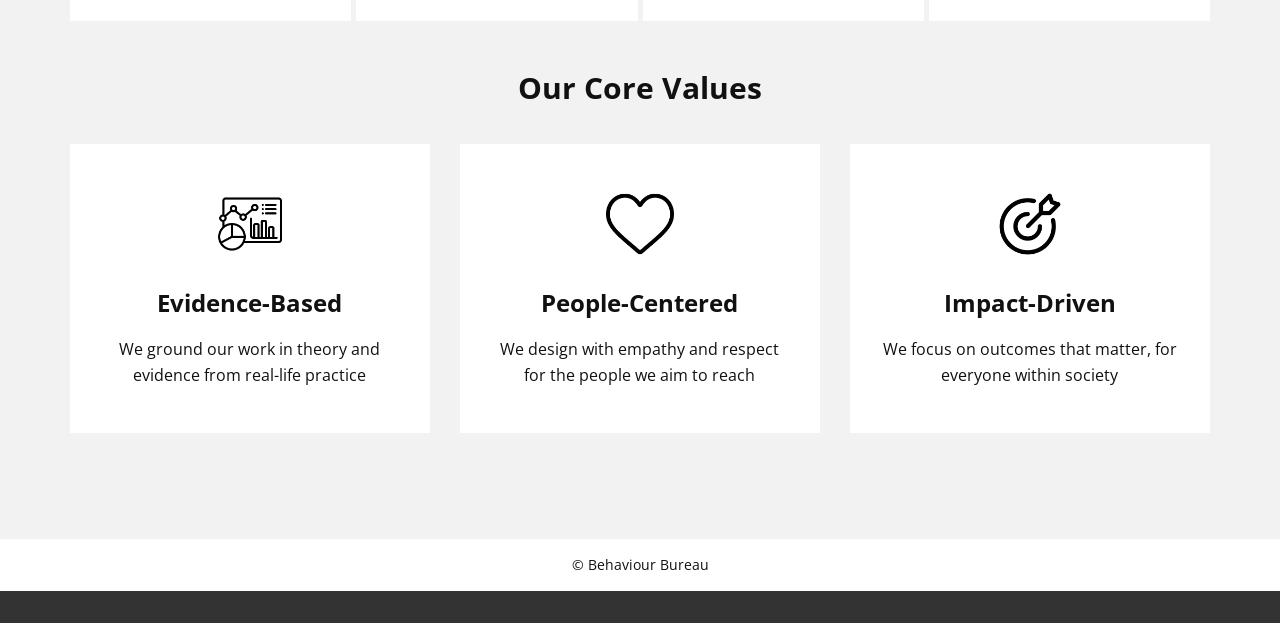
<file: About-Us.html>
<!DOCTYPE html>
<html style="font-size: 16px;" lang="en"><head>
    <meta name="viewport" content="width=device-width, initial-scale=1.0">
    <meta charset="utf-8">
    <meta name="keywords" content="Helping people get on their best behaviour., The Behaviour Bureau Philosophy">
    <meta name="description" content="">
    <title>About Us</title>
    <link rel="stylesheet" href="nicepage.css" media="screen">
<link rel="stylesheet" href="About-Us.css" media="screen">
    <script class="u-script" type="text/javascript" src="jquery.js" defer=""></script>
    <script class="u-script" type="text/javascript" src="nicepage.js" defer=""></script>
    <meta name="generator" content="Nicepage 8.5.1, nicepage.com">
    
    
    
    
    
    
    <link id="u-page-google-font" rel="stylesheet" href="https://fonts.googleapis.com/css2?display=swap&amp;family=Roboto:ital,wght@0,100;0,200;0,300;0,400;0,500;0,600;0,700;0,800;0,900;1,100;1,200;1,300;1,400;1,500;1,600;1,700;1,800;1,900&amp;family=Open+Sans:ital,wght@0,300;0,400;0,500;0,600;0,700;0,800;1,300;1,400;1,500;1,600;1,700;1,800">
    <script type="application/ld+json">{
		"@context": "http://schema.org",
		"@type": "Organization",
		"name": "",
		"logo": "images/BehaviourBureauWhite.png"
}</script>
    <meta name="theme-color" content="#478ac9">
    <meta property="og:title" content="About Us">
    <meta property="og:type" content="website">
  <meta data-intl-tel-input-cdn-path="intlTelInput/"></head>
  <body data-path-to-root="./" data-include-products="false" class="u-body u-clearfix u-overlap u-overlap-transparent u-xl-mode" data-lang="en"><header class="u-clearfix u-header u-header" id="header"><div class="u-clearfix u-sheet u-valign-middle-lg u-valign-middle-md u-valign-middle-sm u-sheet-1">
        <a href="#" class="u-image u-logo u-image-1" data-image-width="1000" data-image-height="363">
          <img src="images/BehaviourBureauWhite.png" class="u-logo-image u-logo-image-1">
        </a>
        <nav class="u-menu u-menu-one-level u-offcanvas u-menu-1" role="navigation" data-responsive-from="XS">
          <div class="menu-collapse" style="font-size: 1rem; letter-spacing: 0px;">
            <a class="u-button-style u-custom---text-color-var u-custom-left-right-menu-spacing u-custom-padding-bottom u-custom-text-active-color u-custom-text-color u-custom-text-hover-color u-custom-top-bottom-menu-spacing u-hamburger-link u-nav-link u-text-active-palette-3-base u-text-body-alt-color u-text-hover-palette-3-base u-hamburger-link-1" href="#" tabindex="-1" aria-label="Open menu" aria-controls="b2ec">
              <svg class="u-svg-link" viewBox="0 0 24 24"><use xlink:href="#menu-hamburger"></use></svg>
              <svg class="u-svg-content" version="1.1" id="menu-hamburger" viewBox="0 0 16 16" x="0px" y="0px" xmlns:xlink="http://www.w3.org/1999/xlink" xmlns="http://www.w3.org/2000/svg"><g><rect y="1" width="16" height="2"></rect><rect y="7" width="16" height="2"></rect><rect y="13" width="16" height="2"></rect>
</g></svg>
            </a>
          </div>
          <div class="u-custom-menu u-nav-container">
            <ul class="u-nav u-unstyled u-nav-1" role="menubar"><li role="none" class="u-nav-item"><a role="menuitem" class="u-button-style u-nav-link u-text-active-white u-text-grey-10 u-text-hover-palette-3-base u-nav-link-2" href="./">Home</a>
</li><li role="none" class="u-nav-item"><a role="menuitem" class="u-button-style u-nav-link u-text-active-white u-text-grey-10 u-text-hover-palette-3-base u-nav-link-2" href="Projects.html">Projects</a>
</li><li role="none" class="u-nav-item"><a role="menuitem" class="u-button-style u-nav-link u-text-active-white u-text-grey-10 u-text-hover-palette-3-base u-nav-link-2" href="About-Us.html">About Us</a>
</li></ul>
          </div>
          <div class="u-custom-menu u-nav-container-collapse" id="b2ec" role="region" aria-label="Menu panel">
            <div class="u-black u-container-style u-inner-container-layout u-opacity u-opacity-95 u-sidenav">
              <div class="u-inner-container-layout u-sidenav-overflow">
                <div class="u-menu-close" tabindex="-1" aria-label="Close menu"></div>
                <ul class="u-align-center u-nav u-popupmenu-items u-unstyled u-nav-2" role="menubar"><li role="none" class="u-nav-item"><a role="menuitem" class="u-button-style u-nav-link" href="./">Home</a>
</li><li role="none" class="u-nav-item"><a role="menuitem" class="u-button-style u-nav-link" href="Projects.html">Projects</a>
</li><li role="none" class="u-nav-item"><a role="menuitem" class="u-button-style u-nav-link" href="About-Us.html">About Us</a>
</li></ul>
              </div>
            </div>
            <div class="u-black u-menu-overlay u-opacity u-opacity-70"></div>
          </div>
          <style class="menu-style">@media (max-width: 539px) {
                    [data-responsive-from="XS"] .u-nav-container {
                        display: none;
                    }
                    [data-responsive-from="XS"] .menu-collapse {
                        display: block;
                    }
                }</style>
        </nav>
      </div></header>
    <section class="u-clearfix u-image u-shading u-section-1" id="block-1" data-image-width="3814" data-image-height="2699">
      <div class="u-clearfix u-sheet u-sheet-1">
        <h1 class="u-custom-font u-font-georgia u-text u-text-white u-title u-text-1">About Us</h1>
        <p class="u-custom-font u-font-open-sans u-text u-text-grey-15 u-text-2">We are a multidisciplinary team of health psychologists, public health experts and behavioural scientists with a passion for applying evidence to improve practice. We take pride in working closely with our clients and priority populations.<br>
        </p>
      </div>
    </section>
    <section class="u-clearfix u-palette-3-base u-section-2" id="block-2">
      <div class="u-clearfix u-sheet u-valign-middle-lg u-valign-middle-md u-valign-middle-sm u-valign-middle-xl u-sheet-1">
        <p class="u-align-left u-text u-text-1"><span style="font-weight: 700;">This website is created for educational purposes.</span> The Behaviour Bureau as depicted on this website is a fictional organisation, part of an authentic professional task in the Health Promotion programme at Maastricht University.
        </p>
      </div>
    </section>
    <section class="u-align-center u-clearfix u-container-align-center u-grey-5 u-section-3" id="block-6">
      <div class="u-clearfix u-sheet u-valign-middle u-sheet-1">
        <h2 class="u-align-center u-custom-font u-text u-text-font u-text-1">Meet Our Team</h2>
        <div class="u-expanded-width u-list u-list-1">
          <div class="u-repeater u-repeater-1">
            <div class="u-align-center u-container-align-center-lg u-container-align-center-md u-container-align-center-sm u-container-align-center-xl u-container-style u-list-item u-repeater-item u-shape-rectangle u-white u-list-item-1">
              <div class="u-container-layout u-similar-container u-valign-top-xl u-container-layout-1">
                <div alt="" class="u-image u-image-circle u-image-1" data-image-width="1024" data-image-height="1024"></div>
                <h3 class="u-align-center u-custom-font u-text u-text-font u-text-2"> Julia Jensen</h3>
                <p class="u-align-center u-text u-text-palette-2-base u-text-3">Chief Executive Officer</p>
                <div class="u-social-icons u-social-icons-1">
                  <a class="u-social-url" title="facebook" target="_blank" href=""><span class="u-file-icon u-icon u-social-facebook u-social-icon u-text-grey-25 u-icon-1"><img src="images/mail-d1f2b6a5.png" alt=""></span>
                  </a>
                  <a class="u-social-url" title="twitter" href="" target="_blank"><span class="u-file-icon u-icon u-social-icon u-social-twitter u-text-grey-25 u-icon-2"><img src="images/linkedin-973ced08.png" alt=""></span>
                  </a>
                </div>
              </div>
            </div>
            <div class="u-align-center u-container-align-center-lg u-container-align-center-md u-container-align-center-sm u-container-align-center-xl u-container-style u-list-item u-repeater-item u-shape-rectangle u-white u-list-item-2">
              <div class="u-container-layout u-similar-container u-valign-top-xl u-container-layout-2">
                <div alt="" class="u-image u-image-circle u-image-2" data-image-width="1024" data-image-height="1024"></div>
                <h3 class="u-align-center u-custom-font u-text u-text-font u-text-4">Patrick Palmer</h3>
                <p class="u-align-center u-text u-text-palette-2-base u-text-5"> Chief Financial Officer</p>
                <div class="u-social-icons u-social-icons-2">
                  <a class="u-social-url" title="facebook" target="_blank" href=""><span class="u-file-icon u-icon u-social-facebook u-social-icon u-text-grey-25 u-icon-3"><img src="images/mail-d1f2b6a5.png" alt=""></span>
                  </a>
                  <a class="u-social-url" title="twitter" href="" target="_blank"><span class="u-file-icon u-icon u-social-icon u-social-twitter u-text-grey-25 u-icon-4"><img src="images/linkedin-973ced08.png" alt=""></span>
                  </a>
                </div>
              </div>
            </div>
            <div class="u-align-center u-container-align-center-lg u-container-align-center-md u-container-align-center-sm u-container-align-center-xl u-container-style u-list-item u-repeater-item u-shape-rectangle u-white u-list-item-3">
              <div class="u-container-layout u-similar-container u-valign-top-xl u-container-layout-3">
                <div alt="" class="u-image u-image-circle u-image-3" data-image-width="1024" data-image-height="1024"></div>
                <h3 class="u-align-center u-custom-font u-text u-text-font u-text-6"> Sandy Summers</h3>
                <p class="u-align-center u-text u-text-palette-2-base u-text-7"> Senior Innovation Consultant</p>
                <div class="u-social-icons u-social-icons-3">
                  <a class="u-social-url" title="facebook" target="_blank" href=""><span class="u-file-icon u-icon u-social-facebook u-social-icon u-text-grey-25 u-icon-5"><img src="images/mail-d1f2b6a5.png" alt=""></span>
                  </a>
                  <a class="u-social-url" title="twitter" href="" target="_blank"><span class="u-file-icon u-icon u-social-icon u-social-twitter u-text-grey-25 u-icon-6"><img src="images/linkedin-973ced08.png" alt=""></span>
                  </a>
                </div>
              </div>
            </div>
            <div class="u-align-center u-container-align-center-lg u-container-align-center-md u-container-align-center-sm u-container-align-center-xl u-container-style u-list-item u-repeater-item u-shape-rectangle u-white u-list-item-4">
              <div class="u-container-layout u-similar-container u-valign-top-xl u-container-layout-4">
                <div alt="" class="u-image u-image-circle u-image-4" data-image-width="1024" data-image-height="1024"></div>
                <h3 class="u-align-center u-custom-font u-text u-text-font u-text-8"> John Jericho</h3>
                <p class="u-align-center u-text u-text-palette-2-base u-text-9"> Project Manager</p>
                <div class="u-social-icons u-social-icons-4">
                  <a class="u-social-url" title="facebook" target="_blank" href=""><span class="u-file-icon u-icon u-social-facebook u-social-icon u-text-grey-25 u-icon-7"><img src="images/mail-d1f2b6a5.png" alt=""></span>
                  </a>
                  <a class="u-social-url" title="twitter" href="" target="_blank"><span class="u-file-icon u-icon u-social-icon u-social-twitter u-text-grey-25 u-icon-8"><img src="images/linkedin-973ced08.png" alt=""></span>
                  </a>
                </div>
              </div>
            </div>
            <div class="u-align-center u-container-align-center-lg u-container-align-center-md u-container-align-center-sm u-container-align-center-xl u-container-style u-list-item u-repeater-item u-shape-rectangle u-white u-list-item-5">
              <div class="u-container-layout u-similar-container u-valign-top-xl u-container-layout-5">
                <div alt="" class="u-image u-image-circle u-image-5" data-image-width="1024" data-image-height="1024"></div>
                <h3 class="u-align-center u-custom-font u-text u-text-font u-text-10"> David Davidson</h3>
                <p class="u-align-center u-text u-text-palette-2-base u-text-11"> Senior Behaviour Consultant</p>
                <div class="u-social-icons u-social-icons-5">
                  <a class="u-social-url" title="facebook" target="_blank" href=""><span class="u-file-icon u-icon u-social-facebook u-social-icon u-text-grey-25 u-icon-9"><img src="images/mail-d1f2b6a5.png" alt=""></span>
                  </a>
                  <a class="u-social-url" title="twitter" href="" target="_blank"><span class="u-file-icon u-icon u-social-icon u-social-twitter u-text-grey-25 u-icon-10"><img src="images/linkedin-973ced08.png" alt=""></span>
                  </a>
                </div>
              </div>
            </div>
            <div class="u-align-center u-container-align-center-lg u-container-align-center-md u-container-align-center-sm u-container-align-center-xl u-container-style u-list-item u-repeater-item u-shape-rectangle u-white u-list-item-6">
              <div class="u-container-layout u-similar-container u-valign-top-xl u-container-layout-6">
                <div alt="" class="u-image u-image-circle u-image-6" data-image-width="1024" data-image-height="1024"></div>
                <h3 class="u-align-center u-custom-font u-text u-text-font u-text-12"> Betty Bakker</h3>
                <p class="u-align-center u-text u-text-palette-2-base u-text-13"> Senior Research Specialist</p>
                <div class="u-social-icons u-social-icons-6">
                  <a class="u-social-url" title="facebook" target="_blank" href=""><span class="u-file-icon u-icon u-social-facebook u-social-icon u-text-grey-25 u-icon-11"><img src="images/mail-d1f2b6a5.png" alt=""></span>
                  </a>
                  <a class="u-social-url" title="twitter" href="" target="_blank"><span class="u-file-icon u-icon u-social-icon u-social-twitter u-text-grey-25 u-icon-12"><img src="images/linkedin-973ced08.png" alt=""></span>
                  </a>
                </div>
              </div>
            </div>
            <div class="u-align-center u-container-align-center-lg u-container-align-center-md u-container-align-center-sm u-container-align-center-xl u-container-style u-list-item u-repeater-item u-shape-rectangle u-white u-list-item-7">
              <div class="u-container-layout u-similar-container u-valign-top-xl u-container-layout-7">
                <div alt="" class="u-image u-image-circle u-image-7" data-image-width="1024" data-image-height="1024"></div>
                <h3 class="u-align-center u-custom-font u-text u-text-font u-text-14"> Thomas Taylor</h3>
                <p class="u-align-center u-text u-text-palette-2-base u-text-15"> Implementation Specialist</p>
                <div class="u-social-icons u-social-icons-7">
                  <a class="u-social-url" title="facebook" target="_blank" href=""><span class="u-file-icon u-icon u-social-facebook u-social-icon u-text-grey-25 u-icon-13"><img src="images/mail-d1f2b6a5.png" alt=""></span>
                  </a>
                  <a class="u-social-url" title="twitter" href="" target="_blank"><span class="u-file-icon u-icon u-social-icon u-social-twitter u-text-grey-25 u-icon-14"><img src="images/linkedin-973ced08.png" alt=""></span>
                  </a>
                </div>
              </div>
            </div>
            <div class="u-align-center u-container-align-center-lg u-container-align-center-md u-container-align-center-sm u-container-align-center-xl u-container-style u-list-item u-repeater-item u-shape-rectangle u-white u-list-item-8">
              <div class="u-container-layout u-similar-container u-valign-top-xl u-container-layout-8">
                <div alt="" class="u-image u-image-circle u-image-8" data-image-width="1024" data-image-height="1024"></div>
                <h3 class="u-align-center u-custom-font u-text u-text-font u-text-16"> Lindsey Liu</h3>
                <p class="u-align-center u-text u-text-palette-2-base u-text-17">User Experience Specialist</p>
                <div class="u-social-icons u-social-icons-8">
                  <a class="u-social-url" title="facebook" target="_blank" href=""><span class="u-file-icon u-icon u-social-facebook u-social-icon u-text-grey-25 u-icon-15"><img src="images/mail-d1f2b6a5.png" alt=""></span>
                  </a>
                  <a class="u-social-url" title="twitter" href="" target="_blank"><span class="u-file-icon u-icon u-social-icon u-social-twitter u-text-grey-25 u-icon-16"><img src="images/linkedin-973ced08.png" alt=""></span>
                  </a>
                </div>
              </div>
            </div>
          </div>
        </div>
      </div>
    </section>
    <section class="u-align-center u-clearfix u-container-align-center u-grey-5 u-section-4" id="block-3">
      <div class="u-clearfix u-sheet u-valign-middle-lg u-valign-middle-md u-valign-middle-sm u-sheet-1">
        <h1 class="u-custom-font u-text u-text-font u-text-1">Our Core Values</h1>
        <div class="u-expanded-width u-list u-list-1">
          <div class="u-repeater u-repeater-1">
            <div class="u-align-center u-container-align-center u-container-style u-list-item u-repeater-item u-white u-list-item-1">
              <div class="u-container-layout u-similar-container u-valign-top-lg u-valign-top-md u-valign-top-sm u-valign-top-xs u-container-layout-1"><span class="u-align-center u-file-icon u-icon u-icon-1" data-animation-name="" data-animation-duration="0" data-animation-delay="0" data-animation-direction=""><img src="images/evidencebased.png" alt=""></span>
                <h3 class="u-align-center u-custom-font u-font-pt-sans u-text u-text-font u-text-2">Evidence-Based</h3>
                <p class="u-align-center u-text u-text-3">We ground our work in theory and evidence from real-life practice</p>
              </div>
            </div>
            <div class="u-align-center u-container-align-center u-container-style u-list-item u-repeater-item u-video-cover u-white u-list-item-2">
              <div class="u-container-layout u-similar-container u-valign-top-lg u-valign-top-md u-valign-top-sm u-valign-top-xs u-container-layout-2"><span class="u-align-center u-file-icon u-icon u-icon-2"><img src="images/heart.png" alt=""></span>
                <h3 class="u-align-center u-custom-font u-font-pt-sans u-text u-text-default u-text-font u-text-4">People-Centered</h3>
                <p class="u-align-center u-text u-text-5">We design with empathy and respect for the people we aim to reach</p>
              </div>
            </div>
            <div class="u-align-center u-container-align-center u-container-style u-list-item u-repeater-item u-video-cover u-white u-list-item-3">
              <div class="u-container-layout u-similar-container u-valign-top-lg u-valign-top-md u-valign-top-sm u-valign-top-xs u-container-layout-3"><span class="u-align-center u-file-icon u-icon u-icon-3"><img src="images/target.png" alt=""></span>
                <h3 class="u-align-center u-custom-font u-font-pt-sans u-text u-text-default u-text-font u-text-6">Impact-Driven</h3>
                <p class="u-align-center u-text u-text-7">We focus on outcomes that matter, for everyone within society</p>
              </div>
            </div>
          </div>
        </div>
      </div>
    </section>
    
    
    
    <footer class="u-align-center u-clearfix u-container-align-center u-footer u-white u-footer" id="footer"><div class="u-clearfix u-sheet u-valign-middle-xs u-sheet-1">
        <p class="u-small-text u-text u-text-variant u-text-1">© Behaviour Bureau</p>
      </div></footer>
    <section class="u-backlink u-clearfix u-grey-80"></section>
  
</body></html>
</file>
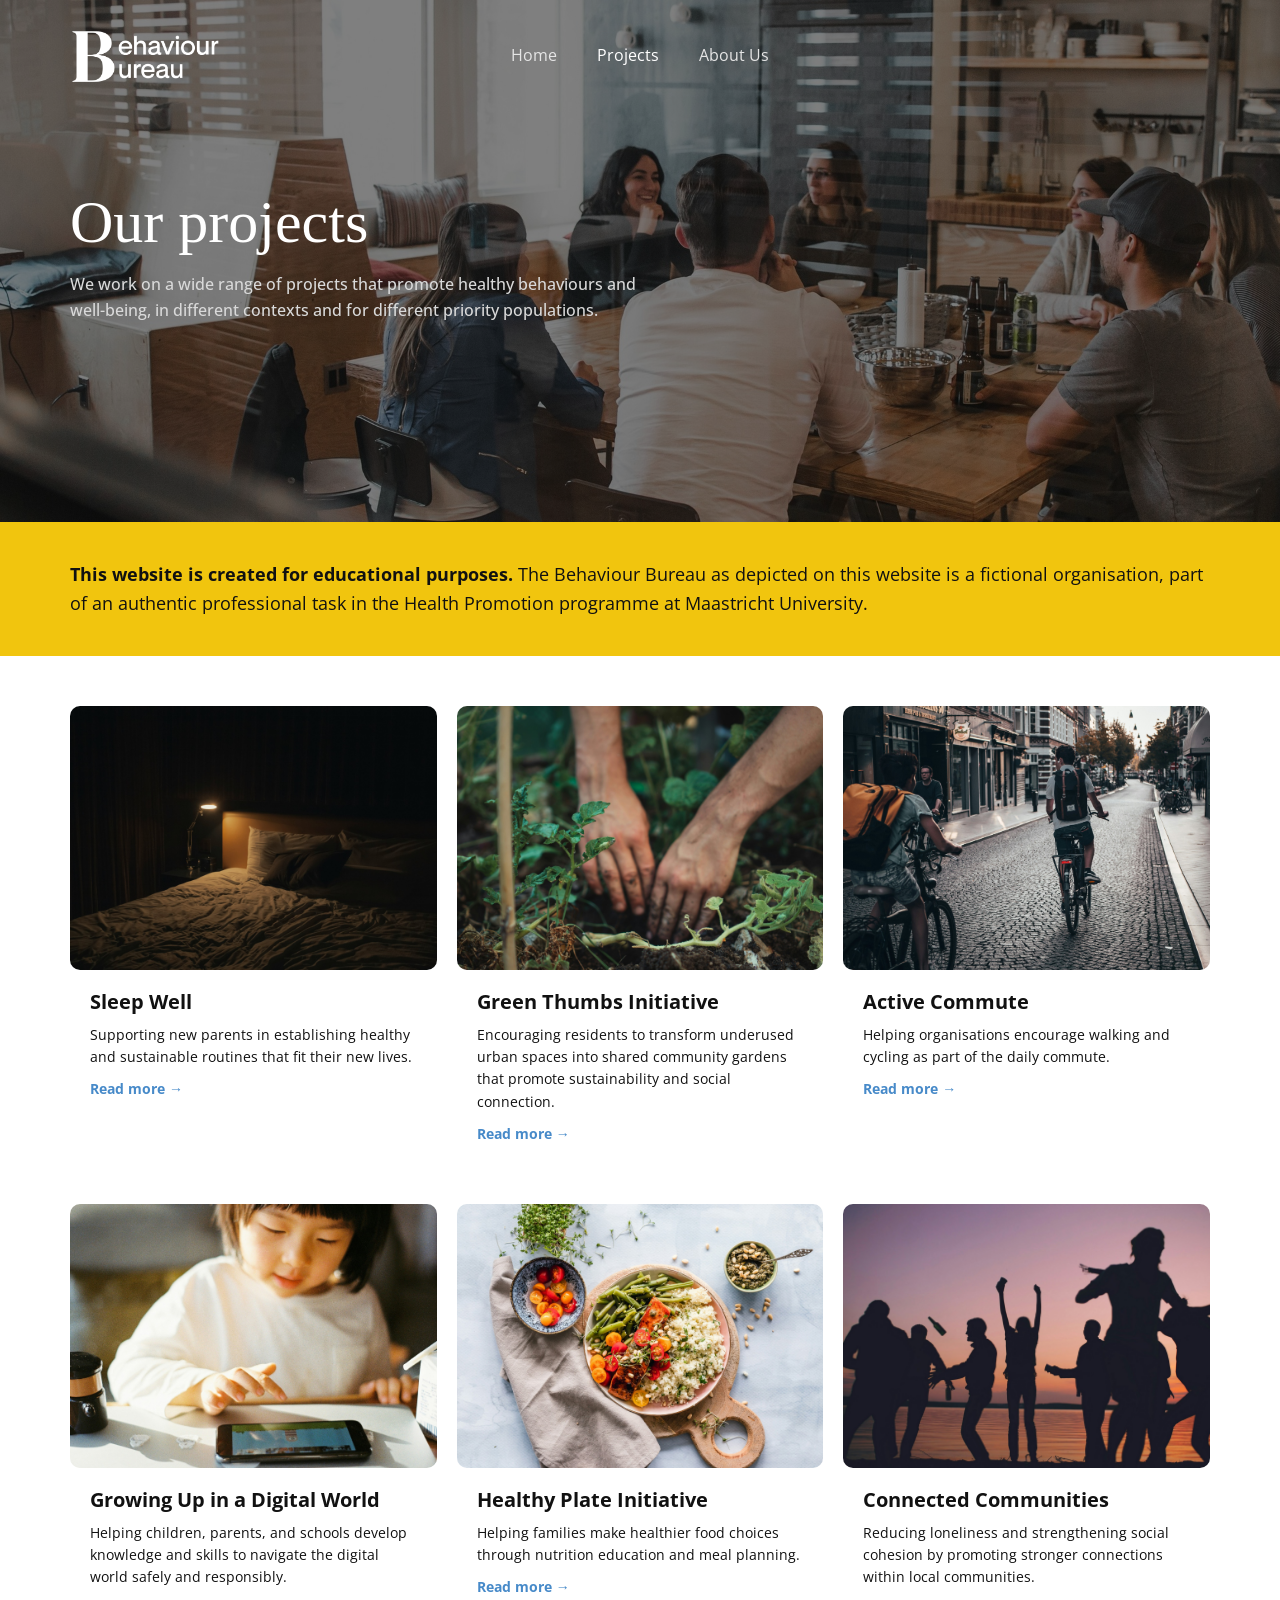
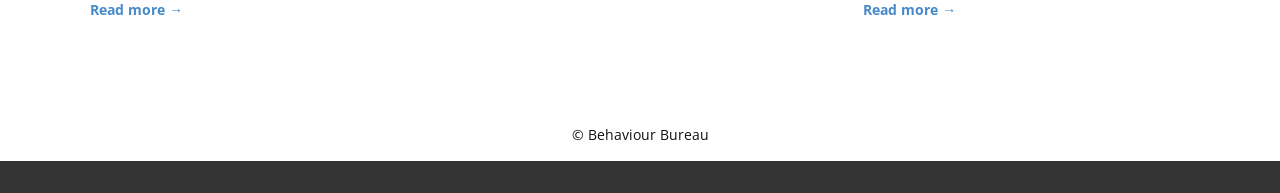
<file: Projects.html>
<!DOCTYPE html>
<html style="font-size: 16px;" lang="en"><head>
    <meta name="viewport" content="width=device-width, initial-scale=1.0">
    <meta charset="utf-8">
    <meta name="keywords" content="Helping people get on their best behaviour., The Behaviour Bureau Philosophy">
    <meta name="description" content="">
    <title>Projects</title>
    <link rel="stylesheet" href="nicepage.css" media="screen">
<link rel="stylesheet" href="Projects.css" media="screen">
    <script class="u-script" type="text/javascript" src="jquery.js" defer=""></script>
    <script class="u-script" type="text/javascript" src="nicepage.js" defer=""></script>
    <meta name="generator" content="Nicepage 8.5.1, nicepage.com">
    
    
    
    
    
    <link id="u-page-google-font" rel="stylesheet" href="https://fonts.googleapis.com/css2?display=swap&amp;family=Roboto:ital,wght@0,100;0,200;0,300;0,400;0,500;0,600;0,700;0,800;0,900;1,100;1,200;1,300;1,400;1,500;1,600;1,700;1,800;1,900&amp;family=Open+Sans:ital,wght@0,300;0,400;0,500;0,600;0,700;0,800;1,300;1,400;1,500;1,600;1,700;1,800">
    <script type="application/ld+json">{
		"@context": "http://schema.org",
		"@type": "Organization",
		"name": "",
		"logo": "images/BehaviourBureauWhite.png"
}</script>
    <meta name="theme-color" content="#478ac9">
    <meta property="og:title" content="Projects">
    <meta property="og:type" content="website">
  <meta data-intl-tel-input-cdn-path="intlTelInput/"></head>
  <body data-path-to-root="./" data-include-products="false" class="u-body u-clearfix u-overlap u-overlap-transparent u-xl-mode" data-lang="en"><header class="u-clearfix u-header u-header" id="header"><div class="u-clearfix u-sheet u-valign-middle-lg u-valign-middle-md u-valign-middle-sm u-sheet-1">
        <a href="#" class="u-image u-logo u-image-1" data-image-width="1000" data-image-height="363">
          <img src="images/BehaviourBureauWhite.png" class="u-logo-image u-logo-image-1">
        </a>
        <nav class="u-menu u-menu-one-level u-offcanvas u-menu-1" role="navigation" data-responsive-from="XS">
          <div class="menu-collapse" style="font-size: 1rem; letter-spacing: 0px;">
            <a class="u-button-style u-custom---text-color-var u-custom-left-right-menu-spacing u-custom-padding-bottom u-custom-text-active-color u-custom-text-color u-custom-text-hover-color u-custom-top-bottom-menu-spacing u-hamburger-link u-nav-link u-text-active-palette-3-base u-text-body-alt-color u-text-hover-palette-3-base u-hamburger-link-1" href="#" tabindex="-1" aria-label="Open menu" aria-controls="b2ec">
              <svg class="u-svg-link" viewBox="0 0 24 24"><use xlink:href="#menu-hamburger"></use></svg>
              <svg class="u-svg-content" version="1.1" id="menu-hamburger" viewBox="0 0 16 16" x="0px" y="0px" xmlns:xlink="http://www.w3.org/1999/xlink" xmlns="http://www.w3.org/2000/svg"><g><rect y="1" width="16" height="2"></rect><rect y="7" width="16" height="2"></rect><rect y="13" width="16" height="2"></rect>
</g></svg>
            </a>
          </div>
          <div class="u-custom-menu u-nav-container">
            <ul class="u-nav u-unstyled u-nav-1" role="menubar"><li role="none" class="u-nav-item"><a role="menuitem" class="u-button-style u-nav-link u-text-active-white u-text-grey-10 u-text-hover-palette-3-base u-nav-link-2" href="./">Home</a>
</li><li role="none" class="u-nav-item"><a role="menuitem" class="u-button-style u-nav-link u-text-active-white u-text-grey-10 u-text-hover-palette-3-base u-nav-link-2" href="Projects.html">Projects</a>
</li><li role="none" class="u-nav-item"><a role="menuitem" class="u-button-style u-nav-link u-text-active-white u-text-grey-10 u-text-hover-palette-3-base u-nav-link-2" href="About-Us.html">About Us</a>
</li></ul>
          </div>
          <div class="u-custom-menu u-nav-container-collapse" id="b2ec" role="region" aria-label="Menu panel">
            <div class="u-black u-container-style u-inner-container-layout u-opacity u-opacity-95 u-sidenav">
              <div class="u-inner-container-layout u-sidenav-overflow">
                <div class="u-menu-close" tabindex="-1" aria-label="Close menu"></div>
                <ul class="u-align-center u-nav u-popupmenu-items u-unstyled u-nav-2" role="menubar"><li role="none" class="u-nav-item"><a role="menuitem" class="u-button-style u-nav-link" href="./">Home</a>
</li><li role="none" class="u-nav-item"><a role="menuitem" class="u-button-style u-nav-link" href="Projects.html">Projects</a>
</li><li role="none" class="u-nav-item"><a role="menuitem" class="u-button-style u-nav-link" href="About-Us.html">About Us</a>
</li></ul>
              </div>
            </div>
            <div class="u-black u-menu-overlay u-opacity u-opacity-70"></div>
          </div>
          <style class="menu-style">@media (max-width: 539px) {
                    [data-responsive-from="XS"] .u-nav-container {
                        display: none;
                    }
                    [data-responsive-from="XS"] .menu-collapse {
                        display: block;
                    }
                }</style>
        </nav>
      </div></header>
    <section class="u-clearfix u-image u-shading u-section-1" id="block-1" data-image-width="3814" data-image-height="2699">
      <div class="u-clearfix u-sheet u-sheet-1">
        <h1 class="u-custom-font u-font-georgia u-text u-text-white u-title u-text-1">Our projects</h1>
        <p class="u-custom-font u-font-open-sans u-text u-text-grey-15 u-text-2">We work on a wide range of projects that promote healthy behaviours and well-being, in different contexts and for different priority populations.</p>
      </div>
    </section>
    <section class="u-clearfix u-palette-3-base u-section-2" id="block-2">
      <div class="u-clearfix u-sheet u-valign-middle-lg u-valign-middle-md u-valign-middle-sm u-valign-middle-xl u-sheet-1">
        <p class="u-align-left u-text u-text-1"><span style="font-weight: 700;">This website is created for educational purposes.</span> The Behaviour Bureau as depicted on this website is a fictional organisation, part of an authentic professional task in the Health Promotion programme at Maastricht University.
        </p>
      </div>
    </section>
    <section class="u-clearfix u-white u-section-3" id="block-4">
      <div class="u-clearfix u-sheet u-valign-middle-xl u-sheet-1">
        <div class="data-layout-selected u-clearfix u-expanded-width u-gutter-20 u-layout-wrap u-layout-wrap-1">
          <div class="u-layout">
            <div class="u-layout-col">
              <div class="u-size-30 u-size-60-md">
                <div class="u-layout-row">
                  <div class="u-container-style u-layout-cell u-left-cell u-similar-fill u-size-20 u-size-20-md u-layout-cell-1">
                    <div class="u-container-layout u-container-layout-1">
                      <img class="u-expanded-width u-image u-image-round u-radius u-image-1" src="images/jp-valery-DE9MM2voqKc-unsplash.jpg" data-image-width="5472" data-image-height="3648">
                      <h3 class="u-custom-font u-font-patua-one u-text u-text-font u-text-1">Sleep Well</h3>
                      <p class="u-text u-text-2">Supporting new parents in establishing healthy and sustainable routines that fit their new lives.</p>
                      <a href="#" class="u-link u-text-palette-1-base u-link-1"> Read more → </a>
                    </div>
                  </div>
                  <div class="u-container-style u-layout-cell u-similar-fill u-size-20 u-size-20-md u-layout-cell-2">
                    <div class="u-container-layout u-container-layout-2">
                      <img class="u-expanded-width u-image u-image-round u-radius u-image-2" src="images/jonathan-kemper-4z3lnwEvZQw-unsplash.jpg" data-image-width="6000" data-image-height="4000">
                      <h3 class="u-custom-font u-font-patua-one u-text u-text-font u-text-3">Green Thumbs Initiative</h3>
                      <p class="u-text u-text-4">Encouraging residents to transform underused urban spaces into shared community gardens that promote sustainability and social connection.</p>
                      <a href="#" class="u-link u-text-palette-1-base u-link-2"> Read more → <span class="u-text-palette-1-base"></span>
                      </a>
                    </div>
                  </div>
                  <div class="u-container-style u-layout-cell u-right-cell u-similar-fill u-size-20 u-size-20-md u-layout-cell-3">
                    <div class="u-container-layout u-container-layout-3">
                      <img class="u-expanded-width u-image u-image-round u-radius u-image-3" src="images/tim-kohlen-G2gzd6Ao0bI-unsplash.jpg" data-image-width="4408" data-image-height="3306">
                      <h3 class="u-custom-font u-font-patua-one u-text u-text-font u-text-5">Active Commute</h3>
                      <p class="u-align-left u-text u-text-6">Helping organisations encourage walking and cycling as part of the daily commute.</p>
                      <a href="#" class="u-link u-text-palette-1-base u-link-3">Read more → </a>
                    </div>
                  </div>
                </div>
              </div>
              <div class="u-size-30 u-size-60-md">
                <div class="u-layout-row">
                  <div class="u-container-style u-layout-cell u-left-cell u-similar-fill u-size-20 u-size-20-md u-layout-cell-4">
                    <div class="u-container-layout u-container-layout-4">
                      <img class="u-expanded-width u-image u-image-round u-radius u-image-4" src="images/zhenzhong-liu-02JRb0gOp30-unsplash.jpg" data-image-width="2989" data-image-height="1989">
                      <h3 class="u-custom-font u-font-patua-one u-text u-text-font u-text-7">Growing Up in a Digital World</h3>
                      <p class="u-text u-text-8">Helping children, parents, and schools develop knowledge and skills to navigate the digital world safely and responsibly.</p>
                      <a href="#" class="u-link u-text-palette-1-base u-link-4"> Read more → </a>
                    </div>
                  </div>
                  <div class="u-container-style u-layout-cell u-similar-fill u-size-20 u-size-20-md u-layout-cell-5">
                    <div class="u-container-layout u-container-layout-5">
                      <img class="u-expanded-width u-image u-image-round u-radius u-image-5" src="images/ella-olsson-KPDbRyFOTnE-unsplash.jpg" data-image-width="5568" data-image-height="3712">
                      <h3 class="u-custom-font u-font-patua-one u-text u-text-font u-text-9">Healthy Plate Initiative</h3>
                      <p class="u-text u-text-10">Helping families make healthier food choices through nutrition education and meal planning.</p>
                      <a href="#" class="u-link u-text-palette-1-base u-link-5"> Read more → </a>
                    </div>
                  </div>
                  <div class="u-container-style u-layout-cell u-right-cell u-similar-fill u-size-20 u-size-20-md u-layout-cell-6">
                    <div class="u-container-layout u-container-layout-6">
                      <img class="u-expanded-width u-image u-image-round u-radius u-image-6" src="images/vitaly-gariev-wwMApyO9Vp8-unsplash.jpg" data-image-width="3840" data-image-height="2160">
                      <h3 class="u-custom-font u-font-patua-one u-text u-text-font u-text-11">Connected Communities</h3>
                      <p class="u-text u-text-12">Reducing loneliness and strengthening social cohesion by promoting stronger connections within local communities.</p>
                      <a href="#" class="u-link u-text-palette-1-base u-link-6"> Read more → <span class="u-text-palette-1-base"></span>
                      </a>
                    </div>
                  </div>
                </div>
              </div>
            </div>
          </div>
        </div>
      </div>
    </section>
    
    
    
    <footer class="u-align-center u-clearfix u-container-align-center u-footer u-white u-footer" id="footer"><div class="u-clearfix u-sheet u-valign-middle-xs u-sheet-1">
        <p class="u-small-text u-text u-text-variant u-text-1">© Behaviour Bureau</p>
      </div></footer>
    <section class="u-backlink u-clearfix u-grey-80"></section>
  
</body></html>
</file>
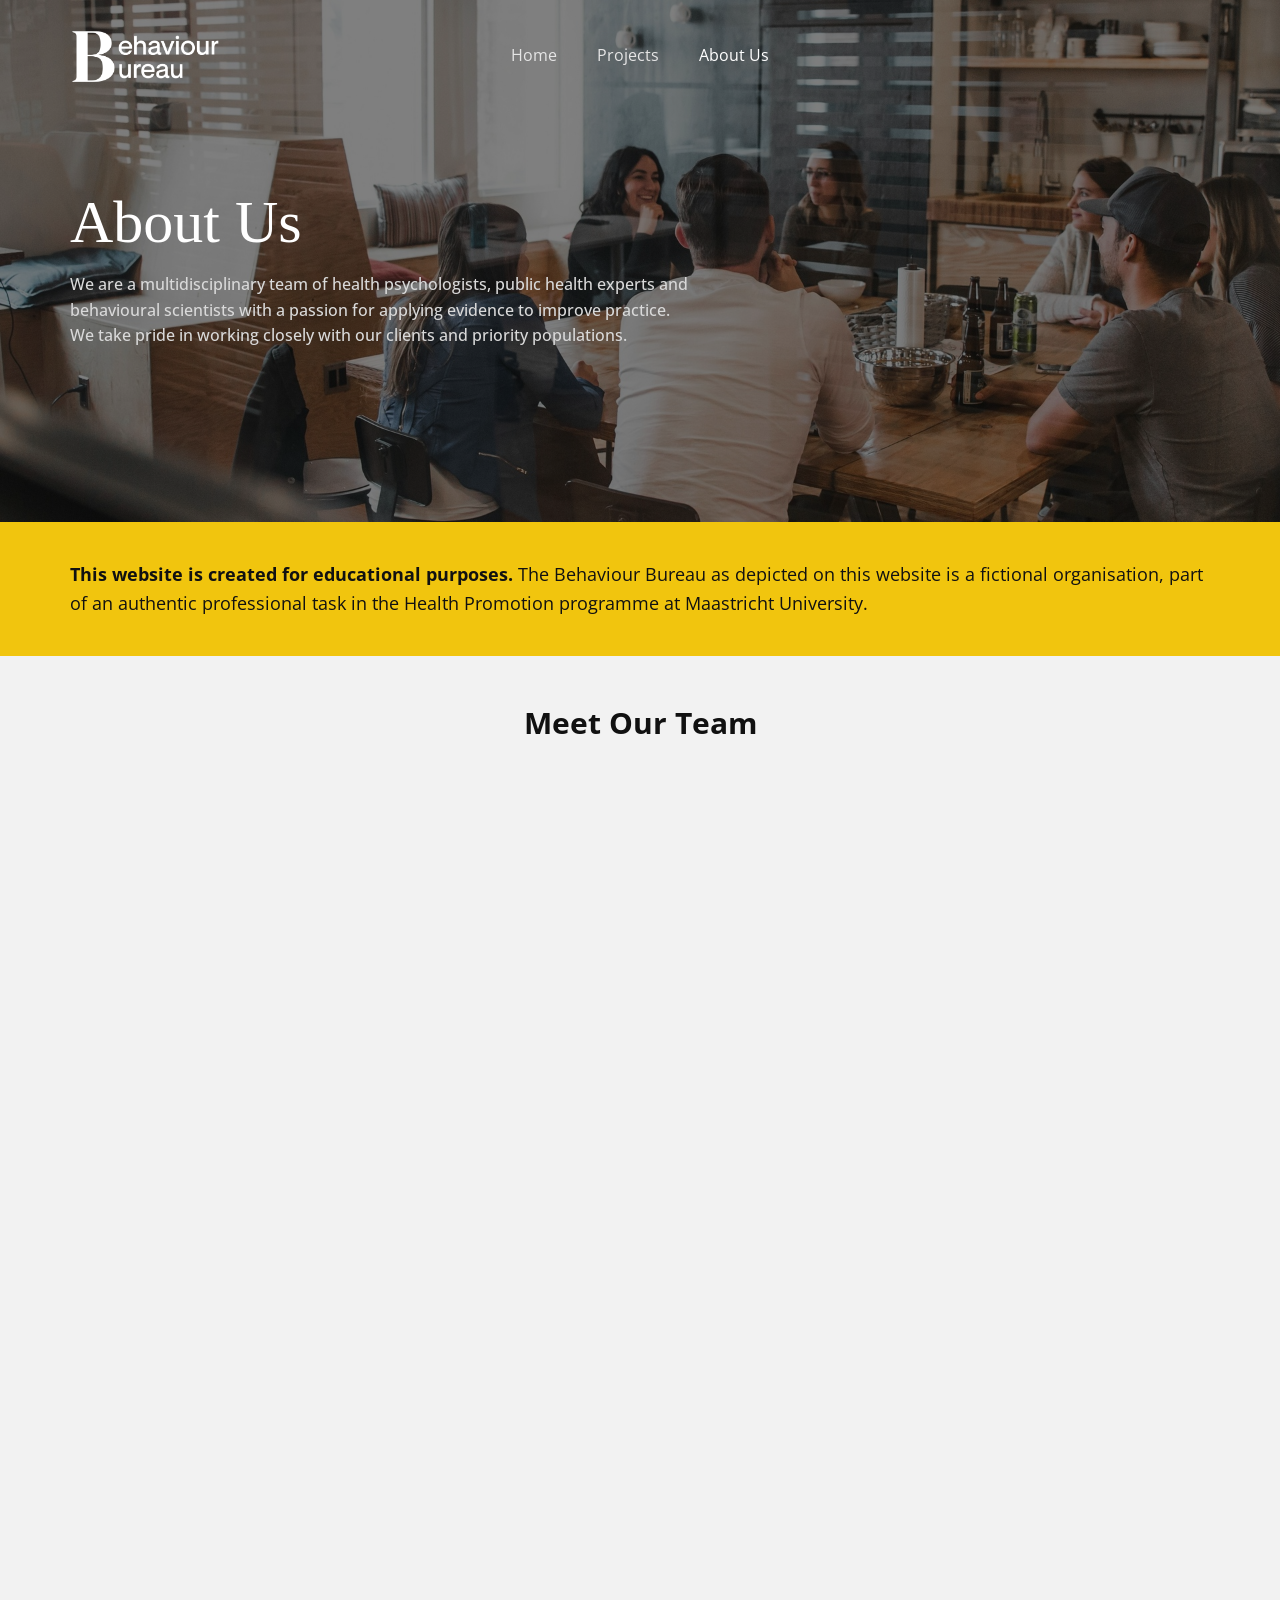
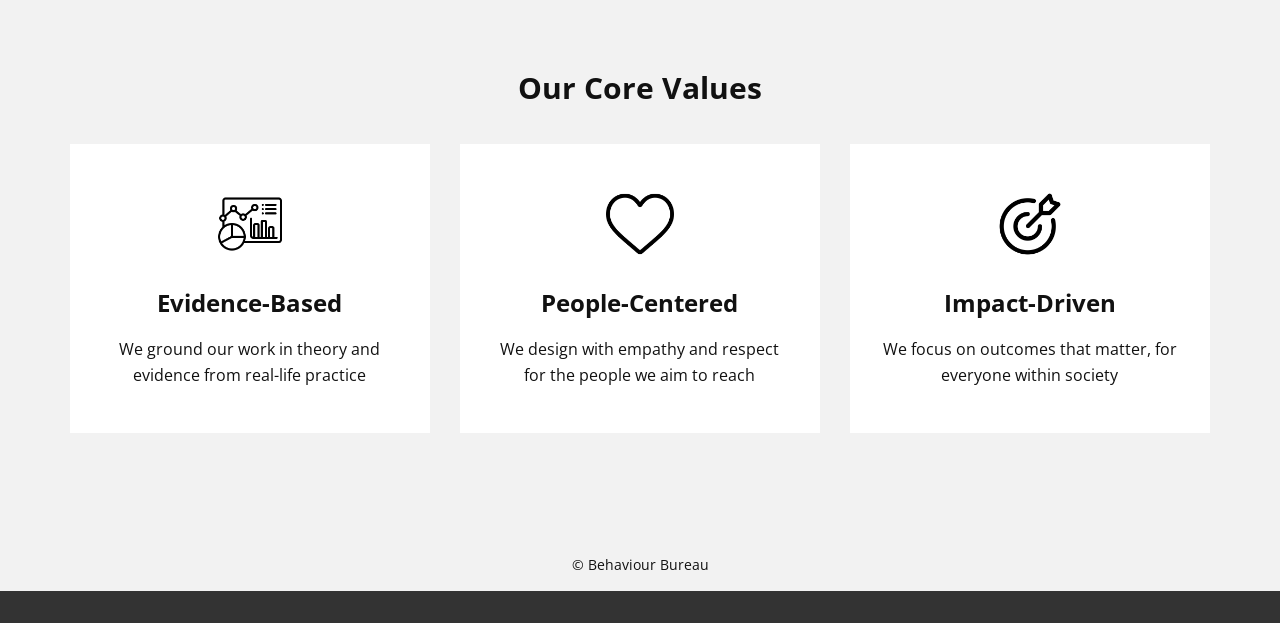
<file: BehaviourBureau/About-Us.html>
<!DOCTYPE html>
<html style="font-size: 16px;" lang="en"><head>
    <meta name="viewport" content="width=device-width, initial-scale=1.0">
    <meta charset="utf-8">
    <meta name="keywords" content="Helping people get on their best behaviour., The Behaviour Bureau Philosophy">
    <meta name="description" content="">
    <title>About Us</title>
    <link rel="stylesheet" href="nicepage.css" media="screen">
<link rel="stylesheet" href="About-Us.css" media="screen">
    <script class="u-script" type="text/javascript" src="jquery.js" defer=""></script>
    <script class="u-script" type="text/javascript" src="nicepage.js" defer=""></script>
    <meta name="generator" content="Nicepage 8.5.1, nicepage.com">
    
    
    
    
    
    
    <link id="u-page-google-font" rel="stylesheet" href="https://fonts.googleapis.com/css2?display=swap&amp;family=Roboto:ital,wght@0,100;0,200;0,300;0,400;0,500;0,600;0,700;0,800;0,900;1,100;1,200;1,300;1,400;1,500;1,600;1,700;1,800;1,900&amp;family=Open+Sans:ital,wght@0,300;0,400;0,500;0,600;0,700;0,800;1,300;1,400;1,500;1,600;1,700;1,800">
    <script type="application/ld+json">{
		"@context": "http://schema.org",
		"@type": "Organization",
		"name": "",
		"logo": "images/BehaviourBureauWhite.png"
}</script>
    <meta name="theme-color" content="#478ac9">
    <meta property="og:title" content="About Us">
    <meta property="og:type" content="website">
  <meta data-intl-tel-input-cdn-path="intlTelInput/"></head>
  <body data-path-to-root="./" data-include-products="false" class="u-body u-clearfix u-overlap u-overlap-transparent u-xl-mode" data-lang="en"><header class="u-clearfix u-header u-header" id="header"><div class="u-clearfix u-sheet u-valign-middle-lg u-valign-middle-md u-valign-middle-sm u-valign-middle-xs u-sheet-1">
        <a href="#" class="u-image u-logo u-image-1" data-image-width="1000" data-image-height="363">
          <img src="images/BehaviourBureauWhite.png" class="u-logo-image u-logo-image-1">
        </a>
        <nav class="u-menu u-menu-one-level u-offcanvas u-menu-1" role="navigation" aria-label="Menu navigation">
          <div class="menu-collapse" style="font-size: 1rem; letter-spacing: 0px;">
            <a class="u-button-style u-custom---text-color-var u-custom-left-right-menu-spacing u-custom-padding-bottom u-custom-text-active-color u-custom-text-color u-custom-text-hover-color u-custom-top-bottom-menu-spacing u-hamburger-link u-nav-link u-text-active-palette-1-base u-text-hover-palette-2-base" href="#" tabindex="-1" aria-label="Open menu" aria-controls="b2ec">
              <svg class="u-svg-link" viewBox="0 0 24 24"><use xlink:href="#menu-hamburger"></use></svg>
              <svg class="u-svg-content" version="1.1" id="menu-hamburger" viewBox="0 0 16 16" x="0px" y="0px" xmlns:xlink="http://www.w3.org/1999/xlink" xmlns="http://www.w3.org/2000/svg"><g><rect y="1" width="16" height="2"></rect><rect y="7" width="16" height="2"></rect><rect y="13" width="16" height="2"></rect>
</g></svg>
            </a>
          </div>
          <div class="u-custom-menu u-nav-container">
            <ul class="u-nav u-unstyled u-nav-1" role="menubar"><li role="none" class="u-nav-item"><a role="menuitem" class="u-button-style u-nav-link u-text-active-white u-text-grey-10 u-text-hover-palette-3-base u-nav-link-2" href="./">Home</a>
</li><li role="none" class="u-nav-item"><a role="menuitem" class="u-button-style u-nav-link u-text-active-white u-text-grey-10 u-text-hover-palette-3-base u-nav-link-2" href="Projects.html">Projects</a>
</li><li role="none" class="u-nav-item"><a role="menuitem" class="u-button-style u-nav-link u-text-active-white u-text-grey-10 u-text-hover-palette-3-base u-nav-link-2" href="About-Us.html">About Us</a>
</li></ul>
          </div>
          <div class="u-custom-menu u-nav-container-collapse" id="b2ec" role="region" aria-label="Menu panel">
            <div class="u-black u-container-style u-inner-container-layout u-opacity u-opacity-95 u-sidenav">
              <div class="u-inner-container-layout u-sidenav-overflow">
                <div class="u-menu-close" tabindex="-1" aria-label="Close menu"></div>
                <ul class="u-align-center u-nav u-popupmenu-items u-unstyled u-nav-2" role="menubar"><li role="none" class="u-nav-item"><a role="menuitem" class="u-button-style u-nav-link" href="./">Home</a>
</li><li role="none" class="u-nav-item"><a role="menuitem" class="u-button-style u-nav-link" href="Projects.html">Projects</a>
</li><li role="none" class="u-nav-item"><a role="menuitem" class="u-button-style u-nav-link" href="About-Us.html">About Us</a>
</li></ul>
              </div>
            </div>
            <div class="u-black u-menu-overlay u-opacity u-opacity-70"></div>
          </div>
        </nav>
      </div></header>
    <section class="u-clearfix u-image u-shading u-section-1" id="block-1" data-image-width="3814" data-image-height="2699">
      <div class="u-clearfix u-sheet u-sheet-1">
        <h1 class="u-custom-font u-font-georgia u-text u-text-white u-title u-text-1">About Us</h1>
        <p class="u-custom-font u-font-open-sans u-text u-text-grey-15 u-text-2">We are a multidisciplinary team of health psychologists, public health experts and behavioural scientists with a passion for applying evidence to improve practice. We take pride in working closely with our clients and priority populations.<br>
        </p>
      </div>
    </section>
    <section class="u-clearfix u-palette-3-base u-section-2" id="block-2">
      <div class="u-clearfix u-sheet u-valign-middle u-sheet-1">
        <p class="u-align-left u-text u-text-1"><span style="font-weight: 700;">This website is created for educational purposes.</span> The Behaviour Bureau as depicted on this website is a fictional organisation, part of an authentic professional task in the Health Promotion programme at Maastricht University.
        </p>
      </div>
    </section>
    <section class="u-align-center u-clearfix u-container-align-center u-grey-5 u-section-3" id="block-6">
      <div class="u-clearfix u-sheet u-valign-middle u-sheet-1">
        <h2 class="u-align-center u-custom-font u-text u-text-font u-text-1">Meet Our Team</h2>
        <div class="u-expanded-width u-list u-list-1">
          <div class="u-repeater u-repeater-1">
            <div class="u-align-center u-container-style u-list-item u-repeater-item u-shape-rectangle u-white u-list-item-1" data-animation-name="customAnimationIn" data-animation-duration="1500" data-animation-delay="750">
              <div class="u-container-layout u-similar-container u-valign-top-xl u-container-layout-1">
                <div alt="" class="u-image u-image-circle u-image-1" data-image-width="1024" data-image-height="1024"></div>
                <h3 class="u-align-center u-custom-font u-text u-text-font u-text-2"> Julia Jensen</h3>
                <p class="u-align-center u-text u-text-palette-2-base u-text-3">Chief Executive Officer</p>
                <div class="u-social-icons u-social-icons-1">
                  <a class="u-social-url" title="facebook" target="_blank" href=""><span class="u-file-icon u-icon u-social-facebook u-social-icon u-text-grey-25 u-icon-1"><img src="images/mail-d1f2b6a5.png" alt=""></span>
                  </a>
                  <a class="u-social-url" title="twitter" href="" target="_blank"><span class="u-file-icon u-icon u-social-icon u-social-twitter u-text-grey-25 u-icon-2"><img src="images/linkedin-973ced08.png" alt=""></span>
                  </a>
                </div>
              </div>
            </div>
            <div class="u-align-center u-container-style u-list-item u-repeater-item u-shape-rectangle u-white u-list-item-2" data-animation-name="customAnimationIn" data-animation-duration="1500" data-animation-delay="750">
              <div class="u-container-layout u-similar-container u-valign-top-xl u-container-layout-2">
                <div alt="" class="u-image u-image-circle u-image-2" data-image-width="1024" data-image-height="1024"></div>
                <h3 class="u-align-center u-custom-font u-text u-text-font u-text-4">Patrick Palmer</h3>
                <p class="u-align-center u-text u-text-palette-2-base u-text-5"> Chief Financial Officer</p>
                <div class="u-social-icons u-social-icons-2">
                  <a class="u-social-url" title="facebook" target="_blank" href=""><span class="u-file-icon u-icon u-social-facebook u-social-icon u-text-grey-25 u-icon-3"><img src="images/mail-d1f2b6a5.png" alt=""></span>
                  </a>
                  <a class="u-social-url" title="twitter" href="" target="_blank"><span class="u-file-icon u-icon u-social-icon u-social-twitter u-text-grey-25 u-icon-4"><img src="images/linkedin-973ced08.png" alt=""></span>
                  </a>
                </div>
              </div>
            </div>
            <div class="u-align-center u-container-style u-list-item u-repeater-item u-shape-rectangle u-white u-list-item-3" data-animation-name="customAnimationIn" data-animation-duration="1500" data-animation-delay="750">
              <div class="u-container-layout u-similar-container u-valign-top-xl u-container-layout-3">
                <div alt="" class="u-image u-image-circle u-image-3" data-image-width="1024" data-image-height="1024"></div>
                <h3 class="u-align-center u-custom-font u-text u-text-font u-text-6"> Sandy Summers</h3>
                <p class="u-align-center u-text u-text-palette-2-base u-text-7"> Senior Innovation Consultant</p>
                <div class="u-social-icons u-social-icons-3">
                  <a class="u-social-url" title="facebook" target="_blank" href=""><span class="u-file-icon u-icon u-social-facebook u-social-icon u-text-grey-25 u-icon-5"><img src="images/mail-d1f2b6a5.png" alt=""></span>
                  </a>
                  <a class="u-social-url" title="twitter" href="" target="_blank"><span class="u-file-icon u-icon u-social-icon u-social-twitter u-text-grey-25 u-icon-6"><img src="images/linkedin-973ced08.png" alt=""></span>
                  </a>
                </div>
              </div>
            </div>
            <div class="u-align-center u-container-style u-list-item u-repeater-item u-shape-rectangle u-white u-list-item-4" data-animation-name="customAnimationIn" data-animation-duration="1500" data-animation-delay="750">
              <div class="u-container-layout u-similar-container u-valign-top-xl u-container-layout-4">
                <div alt="" class="u-image u-image-circle u-image-4" data-image-width="1024" data-image-height="1024"></div>
                <h3 class="u-align-center u-custom-font u-text u-text-font u-text-8"> John Jericho</h3>
                <p class="u-align-center u-text u-text-palette-2-base u-text-9"> Project Manager</p>
                <div class="u-social-icons u-social-icons-4">
                  <a class="u-social-url" title="facebook" target="_blank" href=""><span class="u-file-icon u-icon u-social-facebook u-social-icon u-text-grey-25 u-icon-7"><img src="images/mail-d1f2b6a5.png" alt=""></span>
                  </a>
                  <a class="u-social-url" title="twitter" href="" target="_blank"><span class="u-file-icon u-icon u-social-icon u-social-twitter u-text-grey-25 u-icon-8"><img src="images/linkedin-973ced08.png" alt=""></span>
                  </a>
                </div>
              </div>
            </div>
            <div class="u-align-center u-container-style u-list-item u-repeater-item u-shape-rectangle u-white u-list-item-5" data-animation-name="customAnimationIn" data-animation-duration="1500" data-animation-delay="750">
              <div class="u-container-layout u-similar-container u-valign-top-xl u-container-layout-5">
                <div alt="" class="u-image u-image-circle u-image-5" data-image-width="1024" data-image-height="1024"></div>
                <h3 class="u-align-center u-custom-font u-text u-text-font u-text-10"> David Davidson</h3>
                <p class="u-align-center u-text u-text-palette-2-base u-text-11"> Senior Behaviour Consultant</p>
                <div class="u-social-icons u-social-icons-5">
                  <a class="u-social-url" title="facebook" target="_blank" href=""><span class="u-file-icon u-icon u-social-facebook u-social-icon u-text-grey-25 u-icon-9"><img src="images/mail-d1f2b6a5.png" alt=""></span>
                  </a>
                  <a class="u-social-url" title="twitter" href="" target="_blank"><span class="u-file-icon u-icon u-social-icon u-social-twitter u-text-grey-25 u-icon-10"><img src="images/linkedin-973ced08.png" alt=""></span>
                  </a>
                </div>
              </div>
            </div>
            <div class="u-align-center u-container-style u-list-item u-repeater-item u-shape-rectangle u-white u-list-item-6" data-animation-name="customAnimationIn" data-animation-duration="1500" data-animation-delay="750">
              <div class="u-container-layout u-similar-container u-valign-top-xl u-container-layout-6">
                <div alt="" class="u-image u-image-circle u-image-6" data-image-width="1024" data-image-height="1024"></div>
                <h3 class="u-align-center u-custom-font u-text u-text-font u-text-12"> Betty Bakker</h3>
                <p class="u-align-center u-text u-text-palette-2-base u-text-13"> Senior Research Specialist</p>
                <div class="u-social-icons u-social-icons-6">
                  <a class="u-social-url" title="facebook" target="_blank" href=""><span class="u-file-icon u-icon u-social-facebook u-social-icon u-text-grey-25 u-icon-11"><img src="images/mail-d1f2b6a5.png" alt=""></span>
                  </a>
                  <a class="u-social-url" title="twitter" href="" target="_blank"><span class="u-file-icon u-icon u-social-icon u-social-twitter u-text-grey-25 u-icon-12"><img src="images/linkedin-973ced08.png" alt=""></span>
                  </a>
                </div>
              </div>
            </div>
            <div class="u-align-center u-container-style u-list-item u-repeater-item u-shape-rectangle u-white u-list-item-7" data-animation-name="customAnimationIn" data-animation-duration="1500" data-animation-delay="750">
              <div class="u-container-layout u-similar-container u-valign-top-xl u-container-layout-7">
                <div alt="" class="u-image u-image-circle u-image-7" data-image-width="1024" data-image-height="1024"></div>
                <h3 class="u-align-center u-custom-font u-text u-text-font u-text-14"> Thomas Taylor</h3>
                <p class="u-align-center u-text u-text-palette-2-base u-text-15"> Implementation Specialist</p>
                <div class="u-social-icons u-social-icons-7">
                  <a class="u-social-url" title="facebook" target="_blank" href=""><span class="u-file-icon u-icon u-social-facebook u-social-icon u-text-grey-25 u-icon-13"><img src="images/mail-d1f2b6a5.png" alt=""></span>
                  </a>
                  <a class="u-social-url" title="twitter" href="" target="_blank"><span class="u-file-icon u-icon u-social-icon u-social-twitter u-text-grey-25 u-icon-14"><img src="images/linkedin-973ced08.png" alt=""></span>
                  </a>
                </div>
              </div>
            </div>
            <div class="u-align-center u-container-style u-list-item u-repeater-item u-shape-rectangle u-white u-list-item-8" data-animation-name="customAnimationIn" data-animation-duration="1500" data-animation-delay="750">
              <div class="u-container-layout u-similar-container u-valign-top-xl u-container-layout-8">
                <div alt="" class="u-image u-image-circle u-image-8" data-image-width="1024" data-image-height="1024"></div>
                <h3 class="u-align-center u-custom-font u-text u-text-font u-text-16"> Lindsey Liu</h3>
                <p class="u-align-center u-text u-text-palette-2-base u-text-17">User Experience Specialist</p>
                <div class="u-social-icons u-social-icons-8">
                  <a class="u-social-url" title="facebook" target="_blank" href=""><span class="u-file-icon u-icon u-social-facebook u-social-icon u-text-grey-25 u-icon-15"><img src="images/mail-d1f2b6a5.png" alt=""></span>
                  </a>
                  <a class="u-social-url" title="twitter" href="" target="_blank"><span class="u-file-icon u-icon u-social-icon u-social-twitter u-text-grey-25 u-icon-16"><img src="images/linkedin-973ced08.png" alt=""></span>
                  </a>
                </div>
              </div>
            </div>
          </div>
        </div>
      </div>
    </section>
    <section class="u-align-center u-clearfix u-container-align-center u-grey-5 u-section-4" id="block-3">
      <div class="u-clearfix u-sheet u-valign-middle-lg u-valign-middle-md u-valign-middle-sm u-valign-middle-xs u-sheet-1">
        <h1 class="u-custom-font u-text u-text-font u-text-1">Our Core Values</h1>
        <div class="u-expanded-width u-list u-list-1">
          <div class="u-repeater u-repeater-1">
            <div class="u-align-center u-container-align-center u-container-style u-list-item u-repeater-item u-white u-list-item-1">
              <div class="u-container-layout u-similar-container u-valign-top-lg u-valign-top-md u-valign-top-sm u-valign-top-xs u-container-layout-1"><span class="u-align-center u-file-icon u-icon u-icon-1" data-animation-name="" data-animation-duration="0" data-animation-delay="0" data-animation-direction=""><img src="images/evidencebased.png" alt=""></span>
                <h3 class="u-align-center u-custom-font u-font-pt-sans u-text u-text-font u-text-2">Evidence-Based</h3>
                <p class="u-align-center u-text u-text-3">We ground our work in theory and evidence from real-life practice</p>
              </div>
            </div>
            <div class="u-align-center u-container-align-center u-container-style u-list-item u-repeater-item u-video-cover u-white u-list-item-2">
              <div class="u-container-layout u-similar-container u-valign-top-lg u-valign-top-md u-valign-top-sm u-valign-top-xs u-container-layout-2"><span class="u-align-center u-file-icon u-icon u-icon-2"><img src="images/heart.png" alt=""></span>
                <h3 class="u-align-center u-custom-font u-font-pt-sans u-text u-text-default u-text-font u-text-4">People-Centered</h3>
                <p class="u-align-center u-text u-text-5">We design with empathy and respect for the people we aim to reach</p>
              </div>
            </div>
            <div class="u-align-center u-container-align-center u-container-style u-list-item u-repeater-item u-video-cover u-white u-list-item-3">
              <div class="u-container-layout u-similar-container u-valign-top-lg u-valign-top-md u-valign-top-sm u-valign-top-xs u-container-layout-3"><span class="u-align-center u-file-icon u-icon u-icon-3"><img src="images/target.png" alt=""></span>
                <h3 class="u-align-center u-custom-font u-font-pt-sans u-text u-text-default u-text-font u-text-6">Impact-Driven</h3>
                <p class="u-align-center u-text u-text-7">We focus on outcomes that matter, for everyone within society</p>
              </div>
            </div>
          </div>
        </div>
      </div>
    </section>
    
    
    
    <footer class="u-align-center u-clearfix u-container-align-center u-footer u-grey-5 u-footer" id="footer"><div class="u-clearfix u-sheet u-sheet-1">
        <p class="u-small-text u-text u-text-variant u-text-1">© Behaviour Bureau</p>
      </div></footer>
    <section class="u-backlink u-clearfix u-grey-80"></section>
  
</body></html>
</file>
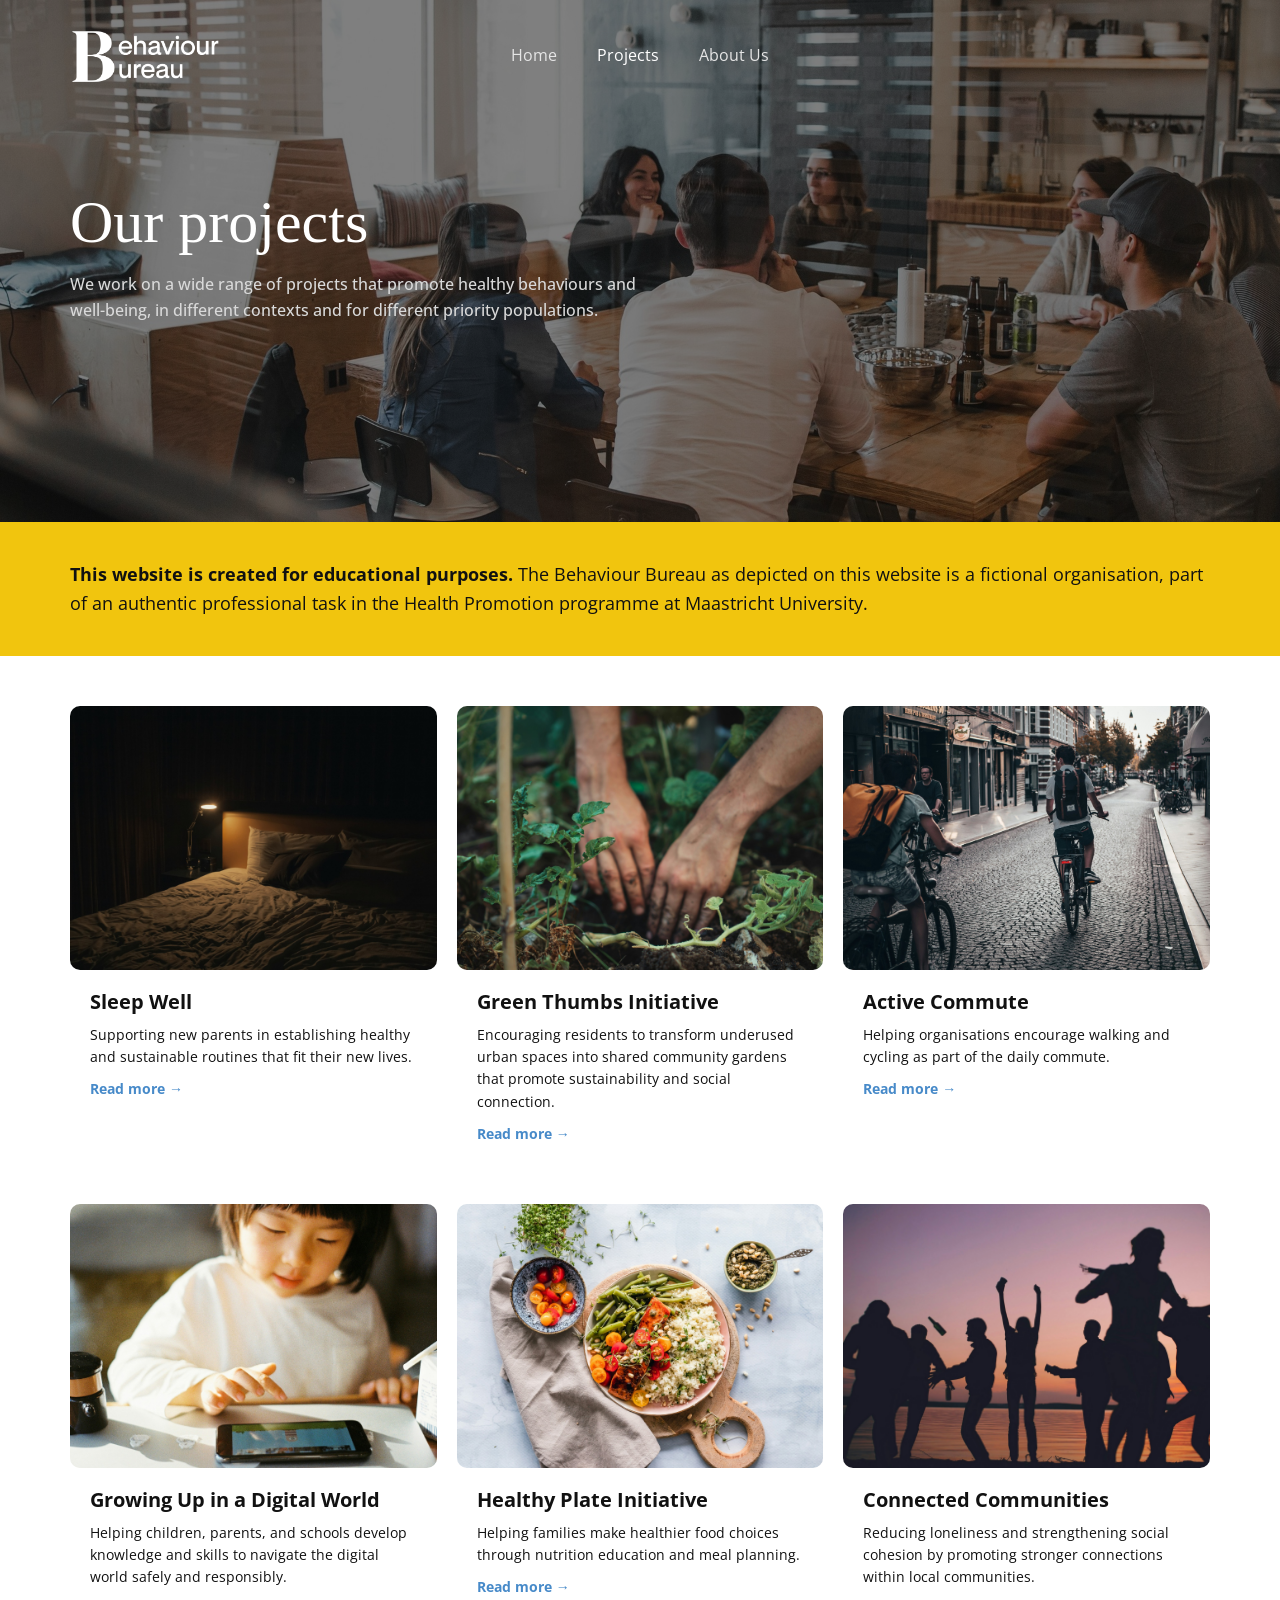
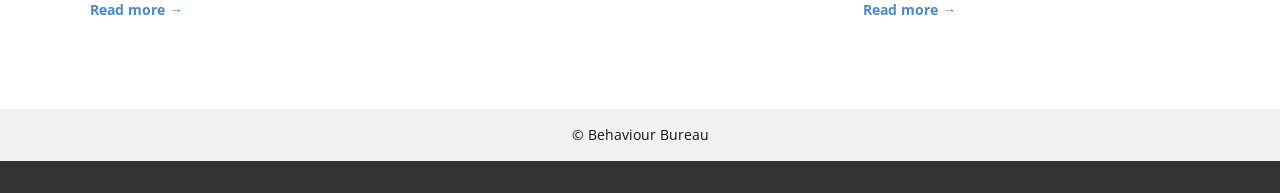
<file: BehaviourBureau/Projects.html>
<!DOCTYPE html>
<html style="font-size: 16px;" lang="en"><head>
    <meta name="viewport" content="width=device-width, initial-scale=1.0">
    <meta charset="utf-8">
    <meta name="keywords" content="Helping people get on their best behaviour., The Behaviour Bureau Philosophy">
    <meta name="description" content="">
    <title>Projects</title>
    <link rel="stylesheet" href="nicepage.css" media="screen">
<link rel="stylesheet" href="Projects.css" media="screen">
    <script class="u-script" type="text/javascript" src="jquery.js" defer=""></script>
    <script class="u-script" type="text/javascript" src="nicepage.js" defer=""></script>
    <meta name="generator" content="Nicepage 8.5.1, nicepage.com">
    
    
    
    
    
    <link id="u-page-google-font" rel="stylesheet" href="https://fonts.googleapis.com/css2?display=swap&amp;family=Roboto:ital,wght@0,100;0,200;0,300;0,400;0,500;0,600;0,700;0,800;0,900;1,100;1,200;1,300;1,400;1,500;1,600;1,700;1,800;1,900&amp;family=Open+Sans:ital,wght@0,300;0,400;0,500;0,600;0,700;0,800;1,300;1,400;1,500;1,600;1,700;1,800">
    <script type="application/ld+json">{
		"@context": "http://schema.org",
		"@type": "Organization",
		"name": "",
		"logo": "images/BehaviourBureauWhite.png"
}</script>
    <meta name="theme-color" content="#478ac9">
    <meta property="og:title" content="Projects">
    <meta property="og:type" content="website">
  <meta data-intl-tel-input-cdn-path="intlTelInput/"></head>
  <body data-path-to-root="./" data-include-products="false" class="u-body u-clearfix u-overlap u-overlap-transparent u-xl-mode" data-lang="en"><header class="u-clearfix u-header u-header" id="header"><div class="u-clearfix u-sheet u-valign-middle-lg u-valign-middle-md u-valign-middle-sm u-valign-middle-xs u-sheet-1">
        <a href="#" class="u-image u-logo u-image-1" data-image-width="1000" data-image-height="363">
          <img src="images/BehaviourBureauWhite.png" class="u-logo-image u-logo-image-1">
        </a>
        <nav class="u-menu u-menu-one-level u-offcanvas u-menu-1" role="navigation" aria-label="Menu navigation">
          <div class="menu-collapse" style="font-size: 1rem; letter-spacing: 0px;">
            <a class="u-button-style u-custom---text-color-var u-custom-left-right-menu-spacing u-custom-padding-bottom u-custom-text-active-color u-custom-text-color u-custom-text-hover-color u-custom-top-bottom-menu-spacing u-hamburger-link u-nav-link u-text-active-palette-1-base u-text-hover-palette-2-base" href="#" tabindex="-1" aria-label="Open menu" aria-controls="b2ec">
              <svg class="u-svg-link" viewBox="0 0 24 24"><use xlink:href="#menu-hamburger"></use></svg>
              <svg class="u-svg-content" version="1.1" id="menu-hamburger" viewBox="0 0 16 16" x="0px" y="0px" xmlns:xlink="http://www.w3.org/1999/xlink" xmlns="http://www.w3.org/2000/svg"><g><rect y="1" width="16" height="2"></rect><rect y="7" width="16" height="2"></rect><rect y="13" width="16" height="2"></rect>
</g></svg>
            </a>
          </div>
          <div class="u-custom-menu u-nav-container">
            <ul class="u-nav u-unstyled u-nav-1" role="menubar"><li role="none" class="u-nav-item"><a role="menuitem" class="u-button-style u-nav-link u-text-active-white u-text-grey-10 u-text-hover-palette-3-base u-nav-link-2" href="./">Home</a>
</li><li role="none" class="u-nav-item"><a role="menuitem" class="u-button-style u-nav-link u-text-active-white u-text-grey-10 u-text-hover-palette-3-base u-nav-link-2" href="Projects.html">Projects</a>
</li><li role="none" class="u-nav-item"><a role="menuitem" class="u-button-style u-nav-link u-text-active-white u-text-grey-10 u-text-hover-palette-3-base u-nav-link-2" href="About-Us.html">About Us</a>
</li></ul>
          </div>
          <div class="u-custom-menu u-nav-container-collapse" id="b2ec" role="region" aria-label="Menu panel">
            <div class="u-black u-container-style u-inner-container-layout u-opacity u-opacity-95 u-sidenav">
              <div class="u-inner-container-layout u-sidenav-overflow">
                <div class="u-menu-close" tabindex="-1" aria-label="Close menu"></div>
                <ul class="u-align-center u-nav u-popupmenu-items u-unstyled u-nav-2" role="menubar"><li role="none" class="u-nav-item"><a role="menuitem" class="u-button-style u-nav-link" href="./">Home</a>
</li><li role="none" class="u-nav-item"><a role="menuitem" class="u-button-style u-nav-link" href="Projects.html">Projects</a>
</li><li role="none" class="u-nav-item"><a role="menuitem" class="u-button-style u-nav-link" href="About-Us.html">About Us</a>
</li></ul>
              </div>
            </div>
            <div class="u-black u-menu-overlay u-opacity u-opacity-70"></div>
          </div>
        </nav>
      </div></header>
    <section class="u-clearfix u-image u-shading u-section-1" id="block-1" data-image-width="3814" data-image-height="2699">
      <div class="u-clearfix u-sheet u-sheet-1">
        <h1 class="u-custom-font u-font-georgia u-text u-text-white u-title u-text-1">Our projects</h1>
        <p class="u-custom-font u-font-open-sans u-text u-text-grey-15 u-text-2">We work on a wide range of projects that promote healthy behaviours and well-being, in different contexts and for different priority populations.</p>
      </div>
    </section>
    <section class="u-clearfix u-palette-3-base u-section-2" id="block-2">
      <div class="u-clearfix u-sheet u-valign-middle u-sheet-1">
        <p class="u-align-left u-text u-text-1"><span style="font-weight: 700;">This website is created for educational purposes.</span> The Behaviour Bureau as depicted on this website is a fictional organisation, part of an authentic professional task in the Health Promotion programme at Maastricht University.
        </p>
      </div>
    </section>
    <section class="u-clearfix u-white u-section-3" id="block-4">
      <div class="u-clearfix u-sheet u-valign-middle-xl u-sheet-1">
        <div class="data-layout-selected u-clearfix u-expanded-width u-gutter-20 u-layout-wrap u-layout-wrap-1">
          <div class="u-layout">
            <div class="u-layout-col">
              <div class="u-size-30 u-size-60-md">
                <div class="u-layout-row">
                  <div class="u-container-style u-layout-cell u-left-cell u-similar-fill u-size-20 u-size-20-md u-layout-cell-1">
                    <div class="u-container-layout u-container-layout-1">
                      <img class="u-expanded-width u-image u-image-round u-radius u-image-1" src="images/jp-valery-DE9MM2voqKc-unsplash.jpg" data-image-width="5472" data-image-height="3648">
                      <h3 class="u-custom-font u-font-patua-one u-text u-text-font u-text-1">Sleep Well</h3>
                      <p class="u-text u-text-2">Supporting new parents in establishing healthy and sustainable routines that fit their new lives.</p>
                      <a href="#" class="u-link u-text-palette-1-base u-link-1"> Read more → </a>
                    </div>
                  </div>
                  <div class="u-container-style u-layout-cell u-similar-fill u-size-20 u-size-20-md u-layout-cell-2">
                    <div class="u-container-layout u-container-layout-2">
                      <img class="u-expanded-width u-image u-image-round u-radius u-image-2" src="images/jonathan-kemper-4z3lnwEvZQw-unsplash.jpg" data-image-width="6000" data-image-height="4000">
                      <h3 class="u-custom-font u-font-patua-one u-text u-text-font u-text-3">Green Thumbs Initiative</h3>
                      <p class="u-text u-text-4">Encouraging residents to transform underused urban spaces into shared community gardens that promote sustainability and social connection.</p>
                      <a href="#" class="u-link u-text-palette-1-base u-link-2"> Read more → <span class="u-text-palette-1-base"></span>
                      </a>
                    </div>
                  </div>
                  <div class="u-container-style u-layout-cell u-right-cell u-similar-fill u-size-20 u-size-20-md u-layout-cell-3">
                    <div class="u-container-layout u-container-layout-3">
                      <img class="u-expanded-width u-image u-image-round u-radius u-image-3" src="images/tim-kohlen-G2gzd6Ao0bI-unsplash.jpg" data-image-width="4408" data-image-height="3306">
                      <h3 class="u-custom-font u-font-patua-one u-text u-text-font u-text-5">Active Commute</h3>
                      <p class="u-align-left u-text u-text-6">Helping organisations encourage walking and cycling as part of the daily commute.</p>
                      <a href="#" class="u-link u-text-palette-1-base u-link-3">Read more → </a>
                    </div>
                  </div>
                </div>
              </div>
              <div class="u-size-30 u-size-60-md">
                <div class="u-layout-row">
                  <div class="u-container-style u-layout-cell u-left-cell u-similar-fill u-size-20 u-size-20-md u-layout-cell-4">
                    <div class="u-container-layout u-container-layout-4">
                      <img class="u-expanded-width u-image u-image-round u-radius u-image-4" src="images/zhenzhong-liu-02JRb0gOp30-unsplash.jpg" data-image-width="2989" data-image-height="1989">
                      <h3 class="u-custom-font u-font-patua-one u-text u-text-font u-text-7">Growing Up in a Digital World</h3>
                      <p class="u-text u-text-8">Helping children, parents, and schools develop knowledge and skills to navigate the digital world safely and responsibly.</p>
                      <a href="#" class="u-link u-text-palette-1-base u-link-4"> Read more → </a>
                    </div>
                  </div>
                  <div class="u-container-style u-layout-cell u-similar-fill u-size-20 u-size-20-md u-layout-cell-5">
                    <div class="u-container-layout u-container-layout-5">
                      <img class="u-expanded-width u-image u-image-round u-radius u-image-5" src="images/ella-olsson-KPDbRyFOTnE-unsplash.jpg" data-image-width="5568" data-image-height="3712">
                      <h3 class="u-custom-font u-font-patua-one u-text u-text-font u-text-9">Healthy Plate Initiative</h3>
                      <p class="u-text u-text-10">Helping families make healthier food choices through nutrition education and meal planning.</p>
                      <a href="#" class="u-link u-text-palette-1-base u-link-5"> Read more → </a>
                    </div>
                  </div>
                  <div class="u-container-style u-layout-cell u-right-cell u-similar-fill u-size-20 u-size-20-md u-layout-cell-6">
                    <div class="u-container-layout u-container-layout-6">
                      <img class="u-expanded-width u-image u-image-round u-radius u-image-6" src="images/vitaly-gariev-wwMApyO9Vp8-unsplash.jpg" data-image-width="3840" data-image-height="2160">
                      <h3 class="u-custom-font u-font-patua-one u-text u-text-font u-text-11">Connected Communities</h3>
                      <p class="u-text u-text-12">Reducing loneliness and strengthening social cohesion by promoting stronger connections within local communities.</p>
                      <a href="#" class="u-link u-text-palette-1-base u-link-6"> Read more → <span class="u-text-palette-1-base"></span>
                      </a>
                    </div>
                  </div>
                </div>
              </div>
            </div>
          </div>
        </div>
      </div>
    </section>
    
    
    
    <footer class="u-align-center u-clearfix u-container-align-center u-footer u-grey-5 u-footer" id="footer"><div class="u-clearfix u-sheet u-sheet-1">
        <p class="u-small-text u-text u-text-variant u-text-1">© Behaviour Bureau</p>
      </div></footer>
    <section class="u-backlink u-clearfix u-grey-80"></section>
  
</body></html>
</file>
